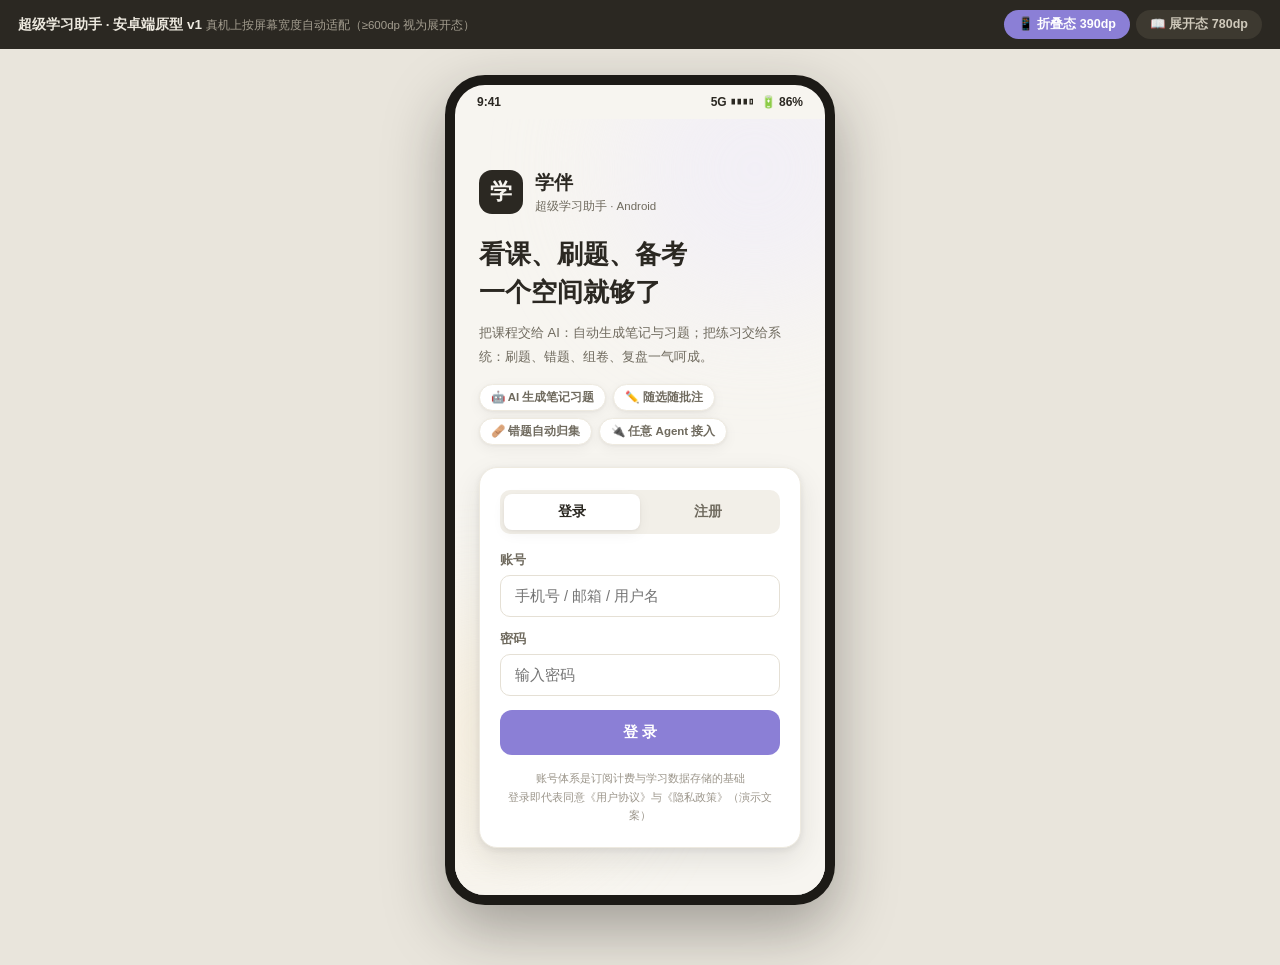
<file: docs/ui-mockup/android-prototype-v1.html>
<!DOCTYPE html>
<html lang="zh-CN">
<head>
<meta charset="UTF-8">
<meta name="viewport" content="width=device-width, initial-scale=1.0">
<title>超级学习助手 · 安卓端原型 v1（含折叠屏适配）</title>
<style>
:root {
  --bg: #F7F5F0; --surface: #FFFFFF; --surface-2: #F2EFE8;
  --ink: #2B2822; --muted: #6F6A5E; --muted-light: #9B958A;
  --accent: #8B7FD6; --accent-deep: #6B5FC0; --accent-light: #EFECFA;
  --gold: #B98A2F; --gold-light: #F7EDD8;
  --green: #3E9B6E; --green-light: #E4F3EB;
  --red: #D6646A; --red-light: #FBE9EA;
  --border: #E5E0D5; --border-light: #EEEAE0;
  --radius: 14px; --radius-sm: 10px;
  --shadow: 0 1px 3px rgba(43,40,34,.06), 0 4px 14px rgba(43,40,34,.05);
  --shadow-md: 0 2px 6px rgba(43,40,34,.08), 0 12px 30px rgba(43,40,34,.10);
  --sans: -apple-system, "PingFang SC", "HarmonyOS Sans SC", "Noto Sans SC", "Microsoft YaHei", sans-serif;
  --serif: "Noto Serif SC", "Songti SC", serif;
}
* { margin: 0; padding: 0; box-sizing: border-box; -webkit-tap-highlight-color: transparent; }
body { font-family: var(--sans); background: #E9E5DC; color: var(--ink); min-height: 100vh; }
button { font-family: var(--sans); cursor: pointer; border: none; }
input, select, textarea { font-family: var(--sans); }

/* ========== Demo bar（仅演示用） ========== */
.demo-bar {
  position: sticky; top: 0; z-index: 200;
  display: flex; align-items: center; justify-content: space-between; gap: 12px;
  padding: 10px 18px; background: #2B2822; color: #EDE9DF; font-size: 13px;
}
.demo-bar b { font-size: 13.5px; }
.demo-bar .hint { color: #A39D8F; font-size: 11.5px; }
.demo-toggle { display: flex; gap: 6px; }
.demo-toggle button {
  padding: 6px 14px; border-radius: 999px; font-size: 12.5px; font-weight: 600;
  background: #3D3930; color: #CFC9BB; transition: all .15s;
}
.demo-toggle button.active { background: var(--accent); color: #fff; }

/* ========== Device frame ========== */
.stage { display: flex; justify-content: center; padding: 26px 16px 60px; }
.device {
  width: 390px; height: 830px;
  background: var(--bg);
  border-radius: 40px; border: 10px solid #1C1A16;
  box-shadow: 0 24px 60px rgba(28,26,22,.35);
  position: relative; overflow: hidden;
  transition: width .35s ease;
}
.device.fold-open { width: 780px; border-radius: 26px; }
.device.fold-open::before {
  content: ''; position: absolute; top: 0; bottom: 0; left: 50%; width: 14px;
  transform: translateX(-50%);
  background: linear-gradient(90deg, transparent, rgba(28,26,22,.045), transparent);
  pointer-events: none; z-index: 5;
}
.statusbar {
  height: 34px; display: flex; align-items: center; justify-content: space-between;
  padding: 0 22px; font-size: 12px; font-weight: 600; color: var(--ink);
  position: relative; z-index: 6;
}
.screen { position: absolute; top: 34px; left: 0; right: 0; bottom: 0; }

/* ========== Views ========== */
.view { position: absolute; inset: 0; display: none; flex-direction: column; overflow: hidden; }
.view.active { display: flex; }
.scroll { flex: 1; overflow-y: auto; padding: 0 16px 96px; }
.scroll::-webkit-scrollbar { width: 0; }

.appbar {
  display: flex; align-items: center; gap: 10px;
  padding: 10px 16px 12px;
}
.appbar-title { font-size: 17px; font-weight: 700; flex: 1; }
.appbar-sub { font-size: 11.5px; color: var(--muted-light); font-weight: 400; display: block; margin-top: 1px; }
.cd-chip {
  font-size: 11.5px; font-weight: 700; color: var(--accent-deep);
  background: var(--accent-light); padding: 5px 11px; border-radius: 999px;
  white-space: nowrap;
}
.avatar {
  width: 32px; height: 32px; border-radius: 50%;
  background: var(--accent-light); color: var(--accent-deep);
  display: flex; align-items: center; justify-content: center;
  font-size: 13px; font-weight: 700; flex-shrink: 0;
}

/* ========== Cards & bits ========== */
.card { background: var(--surface); border: 1px solid var(--border-light); border-radius: var(--radius); box-shadow: var(--shadow); }
.src-hint {
  display: flex; gap: 6px; align-items: flex-start;
  font-size: 11.5px; color: var(--muted); line-height: 1.6;
  background: var(--surface-2); border: 1px dashed var(--border);
  padding: 8px 12px; border-radius: 10px; margin: 0 0 12px;
}
.badge { font-size: 10.5px; font-weight: 600; padding: 2px 8px; border-radius: 999px; white-space: nowrap; }
.badge-ai { background: var(--gold-light); color: var(--gold); }
.badge-ai2 { background: var(--accent-light); color: var(--accent-deep); }
.badge-green { background: var(--green-light); color: var(--green); }
.badge-red { background: var(--red-light); color: var(--red); }

.btn { display: inline-flex; align-items: center; justify-content: center; gap: 6px; border-radius: var(--radius-sm); font-weight: 600; transition: all .15s; }
.btn:active { transform: scale(.97); }
.btn-primary { background: var(--accent); color: #fff; }
.btn-primary:active { background: var(--accent-deep); }
.btn-ghost { background: var(--surface-2); color: var(--ink); }
.btn-block { width: 100%; padding: 13px 0; font-size: 14.5px; border-radius: 12px; }
.btn-sm { padding: 8px 14px; font-size: 12.5px; }

.form-label { display: block; font-size: 12.5px; color: var(--muted); font-weight: 600; margin-bottom: 6px; }
.form-input {
  width: 100%; padding: 12px 14px;
  border: 1px solid var(--border); border-radius: var(--radius-sm);
  font-size: 14.5px; background: var(--surface); color: var(--ink); outline: none;
}
.form-input:focus { border-color: var(--accent); }
.form-row { margin-bottom: 14px; }

/* ========== Bottom nav ========== */
.bottomnav {
  position: absolute; left: 0; right: 0; bottom: 0; z-index: 40;
  display: flex; background: rgba(255,255,255,.94); backdrop-filter: blur(12px);
  border-top: 1px solid var(--border-light);
  padding: 6px 4px 14px;
}
.nav-item {
  flex: 1; display: flex; flex-direction: column; align-items: center; gap: 2px;
  padding: 5px 0; font-size: 10.5px; color: var(--muted-light); font-weight: 600;
  background: none; transition: color .15s;
}
.nav-item .ni-icon { font-size: 20px; line-height: 1.2; filter: grayscale(.7); opacity: .75; transition: all .15s; }
.nav-item.active { color: var(--accent-deep); }
.nav-item.active .ni-icon { filter: none; opacity: 1; transform: translateY(-1px); }

/* ========== Login page ========== */
.page-login {
  position: absolute; inset: 0; z-index: 90;
  background: var(--bg);
  display: flex; flex-direction: column;
  overflow-y: auto;
}
.login-deco { position: absolute; border-radius: 50%; filter: blur(60px); opacity: .6; pointer-events: none; }
.ld-1 { width: 280px; height: 280px; background: var(--accent-light); top: -90px; right: -70px; }
.ld-2 { width: 240px; height: 240px; background: var(--gold-light); bottom: 40px; left: -90px; }
.login-inner { position: relative; padding: 34px 24px 30px; margin: auto 0; width: 100%; }
.login-brand { display: flex; align-items: center; gap: 12px; margin-bottom: 22px; }
.logo-icon {
  width: 44px; height: 44px; border-radius: 13px;
  background: var(--ink); color: #F7F5F0;
  display: flex; align-items: center; justify-content: center;
  font-family: var(--serif); font-size: 22px; font-weight: 700;
}
.login-brand b { font-size: 19px; display: block; }
.login-brand span { font-size: 11.5px; color: var(--muted); }
.login-headline { font-family: var(--serif); font-size: 26px; font-weight: 700; line-height: 1.45; margin-bottom: 10px; }
.login-sub { font-size: 13px; color: var(--muted); line-height: 1.8; margin-bottom: 16px; }
.login-chips { display: flex; flex-wrap: wrap; gap: 7px; margin-bottom: 22px; }
.login-chip {
  font-size: 11.5px; font-weight: 600; color: var(--muted);
  background: var(--surface); border: 1px solid var(--border-light);
  padding: 5px 11px; border-radius: 999px; box-shadow: var(--shadow);
}
.login-card { background: var(--surface); border: 1px solid var(--border-light); border-radius: 18px; box-shadow: var(--shadow-md); padding: 22px 20px; }
.auth-tabs { display: flex; background: var(--surface-2); border-radius: 10px; padding: 4px; margin-bottom: 18px; }
.auth-tab { flex: 1; text-align: center; padding: 9px 0; border-radius: 8px; font-size: 14px; font-weight: 600; color: var(--muted); background: none; transition: all .15s; }
.auth-tab.active { background: var(--surface); color: var(--ink); box-shadow: var(--shadow); }
.auth-agree { margin-top: 14px; font-size: 11px; color: var(--muted-light); text-align: center; line-height: 1.7; }
.auth-steps { display: flex; align-items: center; gap: 7px; font-size: 11.5px; margin-bottom: 16px; }
.a-step { padding: 3px 10px; border-radius: 999px; font-weight: 600; }
.a-step.done { background: var(--green-light); color: var(--green); }
.a-step.cur { background: var(--accent-light); color: var(--accent-deep); }
.a-line { width: 14px; height: 1.5px; background: var(--border); }
.auth-link { color: var(--accent-deep); font-weight: 600; }

/* ========== Notes view ========== */
.countdown-card {
  display: flex; align-items: center; gap: 14px;
  background: linear-gradient(135deg, #FFFFFF, #F6F3FB);
  border: 1px solid var(--border-light); border-radius: var(--radius);
  box-shadow: var(--shadow); padding: 15px 17px; margin-bottom: 14px;
}
.cd-big { font-family: var(--serif); font-size: 34px; font-weight: 700; color: var(--accent-deep); line-height: 1; }
.cd-big small { font-size: 13px; font-weight: 600; margin-left: 2px; }
.cd-info { flex: 1; min-width: 0; }
.cd-label { font-size: 11.5px; color: var(--muted-light); margin-bottom: 3px; }
.cd-goal { font-size: 13.5px; font-weight: 700; white-space: nowrap; overflow: hidden; text-overflow: ellipsis; }
.cd-date { font-size: 11.5px; color: var(--muted); margin-top: 2px; }

.notes-layout { flex: 1; display: flex; min-height: 0; }
.dir-pane { flex: 1; display: flex; flex-direction: column; min-width: 0; }
.dir-scroll { flex: 1; overflow-y: auto; padding: 0 16px 96px; }
.note-pane { flex: 1.35; display: none; flex-direction: column; min-width: 0; border-left: 1px solid var(--border-light); background: var(--surface); position: relative; }
#view-notes.note-open .dir-pane { display: none; }
#view-notes.note-open .note-pane { display: flex; }
.device.fold-open #view-notes .dir-pane { display: flex; flex: 0 0 316px; }
.device.fold-open #view-notes.note-open .dir-pane { display: flex; }
.device.fold-open .note-head-bar .note-back { display: none !important; }

.section-title { font-size: 12px; font-weight: 700; color: var(--muted-light); letter-spacing: .4px; margin: 16px 2px 9px; }
.course { background: var(--surface); border: 1px solid var(--border-light); border-radius: var(--radius); box-shadow: var(--shadow); margin-bottom: 11px; overflow: hidden; }
.course-head { display: flex; align-items: center; gap: 10px; padding: 13px 14px; }
.course-icon { width: 34px; height: 34px; border-radius: 10px; background: var(--accent-light); display: flex; align-items: center; justify-content: center; font-size: 16px; flex-shrink: 0; }
.course-name { flex: 1; font-size: 13.5px; font-weight: 700; min-width: 0; }
.course-meta { font-size: 11px; color: var(--muted-light); font-weight: 400; margin-top: 1px; }
.course-arrow { color: var(--muted-light); font-size: 12px; transition: transform .2s; }
.course.open .course-arrow { transform: rotate(90deg); }
.ep-list { display: none; border-top: 1px solid var(--border-light); }
.course.open .ep-list { display: block; }
.ep-row { display: flex; align-items: center; gap: 9px; padding: 11px 14px; border-top: 1px solid var(--border-light); transition: background .12s; }
.ep-row:first-child { border-top: none; }
.ep-row:active { background: var(--surface-2); }
.ep-row.sel { background: var(--accent-light); }
.ep-no { font-size: 11px; font-weight: 700; color: var(--muted-light); width: 30px; flex-shrink: 0; }
.ep-title { flex: 1; font-size: 13px; font-weight: 500; min-width: 0; white-space: nowrap; overflow: hidden; text-overflow: ellipsis; }

.note-head-bar { display: flex; align-items: center; gap: 8px; padding: 10px 14px 12px; border-bottom: 1px solid var(--border-light); }
.note-back { background: var(--surface-2); border-radius: 999px; padding: 7px 13px; font-size: 12.5px; font-weight: 600; color: var(--ink); }
.note-head-title { flex: 1; font-size: 14.5px; font-weight: 700; min-width: 0; white-space: nowrap; overflow: hidden; text-overflow: ellipsis; }
.note-anno-btn {
  background: var(--accent-light); color: var(--accent-deep);
  border-radius: 999px; padding: 7px 13px;
  font-size: 12.5px; font-weight: 700; white-space: nowrap;
  transition: all .15s; flex-shrink: 0;
}
.note-anno-btn:active { transform: scale(.96); }
.note-anno-btn.on { background: var(--accent); color: #fff; }
.note-scroll { flex: 1; overflow-y: auto; padding: 16px 18px 110px; }
.note-empty { height: 100%; display: flex; flex-direction: column; align-items: center; justify-content: center; color: var(--muted-light); font-size: 13px; gap: 10px; }
.note-empty .big { font-size: 40px; opacity: .5; }
.note-ep-title { font-family: var(--serif); font-size: 20px; font-weight: 700; margin-bottom: 8px; }
.note-meta { display: flex; gap: 7px; align-items: center; margin-bottom: 16px; flex-wrap: wrap; }
.note-sec-title { font-size: 13.5px; font-weight: 700; margin: 18px 0 9px; display: flex; align-items: center; gap: 6px; }
.note-sec-title::before { content: ''; width: 4px; height: 14px; border-radius: 2px; background: var(--accent); }
.note-p { font-size: 13.5px; line-height: 1.95; color: var(--ink); margin-bottom: 10px; }
.kcard { background: var(--surface-2); border: 1px solid var(--border-light); border-radius: 12px; padding: 12px 14px; margin-bottom: 9px; }
.kcard b { font-size: 13px; display: block; margin-bottom: 4px; }
.kcard p { font-size: 12.5px; color: var(--muted); line-height: 1.75; }
.quick-table { width: 100%; border-collapse: collapse; font-size: 12px; background: var(--surface); border-radius: 10px; overflow: hidden; border: 1px solid var(--border-light); }
.quick-table th { background: var(--surface-2); padding: 8px 10px; text-align: left; font-size: 11.5px; color: var(--muted); }
.quick-table td { padding: 8px 10px; border-top: 1px solid var(--border-light); line-height: 1.6; }
.exam-tip { background: var(--gold-light); border: 1px solid #EBD9AE; border-radius: 12px; padding: 12px 14px; font-size: 12.5px; line-height: 1.8; color: #7A5B1E; }
.ai-anno { background: linear-gradient(transparent 58%, var(--gold-light) 58%); font-weight: 600; cursor: pointer; }
.my-anno { background: linear-gradient(transparent 58%, var(--accent-light) 58%); font-weight: 600; cursor: pointer; }
.my-anno-chip {
  display: inline-flex; align-items: center; gap: 4px;
  background: var(--accent-light); color: var(--accent-deep);
  font-size: 11.5px; font-weight: 600; padding: 4px 10px; border-radius: 999px; margin: 4px 6px 4px 0;
}
.anno-mode-banner {
  display: none; margin: 0 0 12px; padding: 9px 13px;
  background: var(--accent-light); color: var(--accent-deep);
  border-radius: 10px; font-size: 12px; font-weight: 600; line-height: 1.6;
}
.note-pane.anno-on .anno-mode-banner { display: block; }
.note-pane.anno-on .anno-target { outline: 1.5px dashed var(--accent); outline-offset: 3px; border-radius: 6px; cursor: pointer; }

/* ========== Quiz ========== */
.scope-bar {
  display: flex; align-items: center; gap: 9px;
  background: var(--surface); border: 1px solid var(--border-light);
  border-radius: var(--radius); box-shadow: var(--shadow);
  padding: 12px 14px; margin-bottom: 12px;
}
.scope-bar .sc-label { font-size: 11px; color: var(--muted-light); }
.scope-bar .sc-name { flex: 1; font-size: 13.5px; font-weight: 700; min-width: 0; white-space: nowrap; overflow: hidden; text-overflow: ellipsis; }
.scope-bar .sc-count { font-size: 11.5px; color: var(--accent-deep); font-weight: 700; background: var(--accent-light); padding: 3px 9px; border-radius: 999px; white-space: nowrap; }
.q-progress { display: flex; align-items: center; justify-content: space-between; font-size: 12px; color: var(--muted); margin: 2px 2px 10px; }
.q-stats { display: flex; gap: 8px; }
.q-stat { font-weight: 700; padding: 2px 9px; border-radius: 999px; font-size: 11.5px; }
.q-card { background: var(--surface); border: 1px solid var(--border-light); border-radius: var(--radius); box-shadow: var(--shadow); padding: 17px 16px; }
.q-tag { display: flex; gap: 6px; margin-bottom: 10px; flex-wrap: wrap; }
.q-stem { font-size: 14.5px; font-weight: 600; line-height: 1.8; margin-bottom: 15px; }
.q-opt {
  display: flex; gap: 10px; align-items: flex-start;
  border: 1.5px solid var(--border); border-radius: 12px;
  padding: 12px 13px; margin-bottom: 9px; font-size: 13.5px; line-height: 1.6;
  background: var(--surface); transition: all .15s;
}
.q-opt .opt-key {
  width: 22px; height: 22px; border-radius: 50%; flex-shrink: 0;
  background: var(--surface-2); color: var(--muted);
  display: flex; align-items: center; justify-content: center;
  font-size: 11.5px; font-weight: 700; margin-top: 1px;
}
.q-opt:active { border-color: var(--accent); }
.q-opt.correct { border-color: var(--green); background: var(--green-light); }
.q-opt.correct .opt-key { background: var(--green); color: #fff; }
.q-opt.wrong { border-color: var(--red); background: var(--red-light); }
.q-opt.wrong .opt-key { background: var(--red); color: #fff; }
.q-opt.disabled { pointer-events: none; opacity: .82; }
.q-opt.disabled.correct { opacity: 1; }
.q-explain { display: none; margin-top: 13px; background: var(--surface-2); border-radius: 12px; padding: 12px 14px; font-size: 12.5px; line-height: 1.8; color: var(--muted); }
.q-explain b { color: var(--ink); }
.q-explain.show { display: block; }
.q-next { margin-top: 13px; display: none; }
.q-next.show { display: block; }
.device.fold-open .q-wrap { max-width: 620px; margin: 0 auto; }

/* ========== Wrong ========== */
.wrong-item {
  display: flex; gap: 11px; align-items: flex-start;
  background: var(--surface); border: 1px solid var(--border-light);
  border-radius: var(--radius); box-shadow: var(--shadow);
  padding: 13px 14px; margin-bottom: 10px;
}
.wrong-item.mastered { border-color: #BFE0CE; background: var(--green-light); }
.wrong-icon { width: 30px; height: 30px; border-radius: 9px; background: var(--red-light); color: var(--red); display: flex; align-items: center; justify-content: center; font-size: 14px; flex-shrink: 0; font-weight: 700; }
.wrong-item.mastered .wrong-icon { background: var(--green); color: #fff; }
.wrong-main { flex: 1; min-width: 0; }
.wrong-stem { font-size: 13px; font-weight: 600; line-height: 1.6; display: -webkit-box; -webkit-line-clamp: 2; -webkit-box-orient: vertical; overflow: hidden; }
.wrong-meta { font-size: 11px; color: var(--muted-light); margin-top: 5px; display: flex; gap: 8px; flex-wrap: wrap; }
.wrong-actions { display: flex; flex-direction: column; gap: 6px; }
.wrong-actions .btn { padding: 6px 12px; font-size: 11.5px; border-radius: 8px; }
.device.fold-open .wrong-grid { display: grid; grid-template-columns: 1fr 1fr; gap: 10px; align-items: start; }
.device.fold-open .wrong-grid .wrong-item { margin-bottom: 0; }

/* ========== Assembly ========== */
.asm-card { background: var(--surface); border: 1px solid var(--border-light); border-radius: var(--radius); box-shadow: var(--shadow); padding: 15px 15px 17px; margin-bottom: 12px; }
.asm-title { font-size: 13px; font-weight: 700; margin-bottom: 10px; }
.chips { display: flex; flex-wrap: wrap; gap: 8px; }
.chip {
  padding: 7px 14px; border-radius: 999px; font-size: 12.5px; font-weight: 600;
  background: var(--surface-2); color: var(--muted); border: 1.5px solid transparent;
  transition: all .15s;
}
.chip.on { background: var(--accent-light); color: var(--accent-deep); border-color: var(--accent); }
.stepper { display: flex; align-items: center; gap: 14px; }
.stepper button { width: 38px; height: 38px; border-radius: 11px; background: var(--surface-2); font-size: 17px; font-weight: 700; color: var(--ink); }
.stepper button:active { background: var(--accent-light); }
.stepper .sv { font-size: 20px; font-weight: 700; min-width: 74px; text-align: center; }
.stepper .sv small { font-size: 11.5px; color: var(--muted-light); font-weight: 600; }
.asm-btns { display: flex; flex-direction: column; gap: 9px; }
.device.fold-open .asm-layout { display: grid; grid-template-columns: 1fr 1fr; gap: 12px; align-items: start; }
.device.fold-open .asm-layout .asm-card { margin-bottom: 14px; }
.device.fold-open .asm-layout .asm-card:last-child { margin-bottom: 0; }

/* ========== Me ========== */
.me-card { display: flex; align-items: center; gap: 13px; background: var(--surface); border: 1px solid var(--border-light); border-radius: var(--radius); box-shadow: var(--shadow); padding: 16px; margin-bottom: 12px; }
.me-card .avatar { width: 48px; height: 48px; font-size: 19px; }
.me-name { font-size: 16px; font-weight: 700; }
.me-goal { font-size: 12px; color: var(--muted); margin-top: 3px; }
.me-menu { background: var(--surface); border: 1px solid var(--border-light); border-radius: var(--radius); box-shadow: var(--shadow); overflow: hidden; margin-bottom: 12px; }
.me-item { display: flex; align-items: center; gap: 12px; padding: 14px 16px; border-top: 1px solid var(--border-light); font-size: 13.5px; font-weight: 500; transition: background .12s; }
.me-item:first-child { border-top: none; }
.me-item:active { background: var(--surface-2); }
.me-item .mi-icon { font-size: 17px; }
.me-item .mi-arrow { margin-left: auto; color: var(--muted-light); font-size: 12px; }
.me-item.danger { color: var(--red); }
.me-foot { text-align: center; font-size: 11px; color: var(--muted-light); margin-top: 20px; line-height: 1.8; }

/* ========== Sheets ========== */
.sheet-backdrop {
  position: absolute; inset: 0; z-index: 60;
  background: rgba(28,26,22,.42);
  opacity: 0; pointer-events: none; transition: opacity .22s;
}
.sheet-backdrop.show { opacity: 1; pointer-events: auto; }
.sheet {
  position: absolute; left: 0; right: 0; bottom: 0; z-index: 70;
  background: var(--surface);
  border-radius: 20px 20px 0 0;
  box-shadow: 0 -8px 30px rgba(28,26,22,.18);
  transform: translateY(105%); transition: transform .26s ease;
  max-height: 82%; display: flex; flex-direction: column;
}
.sheet.show { transform: translateY(0); }
.device.fold-open .sheet { left: 50%; right: auto; width: 560px; transform: translate(-50%, 105%); border-radius: 20px; bottom: 12px; }
.device.fold-open .sheet.show { transform: translate(-50%, 0); }
.sheet-handle { width: 38px; height: 4px; border-radius: 2px; background: var(--border); margin: 9px auto 0; flex-shrink: 0; }
.sheet-head { display: flex; align-items: center; gap: 10px; padding: 12px 18px 10px; flex-shrink: 0; }
.sheet-title { flex: 1; font-size: 15.5px; font-weight: 700; }
.sheet-sub { font-size: 11.5px; color: var(--muted-light); font-weight: 400; display: block; margin-top: 1px; }
.sheet-close { width: 30px; height: 30px; border-radius: 50%; background: var(--surface-2); color: var(--muted); font-size: 13px; }
.sheet-body { padding: 4px 18px 26px; overflow-y: auto; }
.search-input {
  width: 100%; padding: 11px 14px; margin-bottom: 12px;
  border: 1px solid var(--border); border-radius: 999px;
  font-size: 13.5px; background: var(--surface-2); outline: none;
}
.pick-group { font-size: 11.5px; font-weight: 700; color: var(--muted-light); margin: 12px 2px 7px; }
.pick-item { display: flex; align-items: center; gap: 9px; padding: 12px 12px; border-radius: 11px; font-size: 13.5px; font-weight: 500; transition: background .12s; }
.pick-item:active { background: var(--surface-2); }
.pick-item.sel { background: var(--accent-light); color: var(--accent-deep); font-weight: 700; }
.pick-item .pk-count { margin-left: auto; font-size: 11.5px; color: var(--muted-light); font-weight: 600; }

.agent-config {
  background: #2F2C26; color: #EDE9DF;
  border-radius: 12px; padding: 13px 15px;
  font-family: ui-monospace, Menlo, Consolas, monospace;
  font-size: 11.5px; line-height: 1.75;
  white-space: pre-wrap; word-break: break-all;
  user-select: all;
}
.agent-step { display: flex; gap: 10px; font-size: 12.5px; color: var(--muted); align-items: flex-start; line-height: 1.65; margin-bottom: 9px; }
.agent-step b { color: var(--ink); }
.step-no { width: 19px; height: 19px; border-radius: 50%; background: var(--accent-light); color: var(--accent-deep); font-size: 11px; font-weight: 700; display: flex; align-items: center; justify-content: center; flex-shrink: 0; margin-top: 2px; }
.agent-note { margin-top: 12px; font-size: 11.5px; line-height: 1.7; color: var(--gold); background: var(--gold-light); padding: 9px 12px; border-radius: 9px; }

/* ========== Fullpage overlays（模考 / 错题重做） ========== */
.fullpage { position: absolute; inset: 0; z-index: 80; background: var(--bg); display: none; flex-direction: column; }
.fullpage.show { display: flex; }
.mock-top { display: flex; align-items: center; gap: 10px; padding: 12px 16px; }
.mock-timer { margin-left: auto; font-size: 13px; font-weight: 700; color: var(--red); background: var(--red-light); padding: 5px 12px; border-radius: 999px; }
.mock-body { flex: 1; overflow-y: auto; padding: 4px 16px 20px; }
.mock-nav { display: flex; gap: 10px; padding: 12px 16px 22px; }
.mock-nav .btn { flex: 1; padding: 12px 0; font-size: 14px; border-radius: 12px; }
.mock-dots { display: flex; flex-wrap: wrap; gap: 7px; padding: 0 16px 12px; }
.mdot { width: 30px; height: 30px; border-radius: 9px; background: var(--surface); border: 1px solid var(--border); font-size: 12px; font-weight: 700; color: var(--muted); }
.mdot.answered { background: var(--accent-light); border-color: var(--accent); color: var(--accent-deep); }
.mdot.cur { background: var(--accent); border-color: var(--accent); color: #fff; }
.result-num { font-family: var(--serif); font-size: 46px; font-weight: 700; color: var(--accent-deep); text-align: center; line-height: 1.1; }
.result-row { display: flex; justify-content: space-between; font-size: 13px; padding: 10px 2px; border-top: 1px solid var(--border-light); }

/* ========== Toast ========== */
.toast {
  position: absolute; left: 50%; bottom: 92px; z-index: 120;
  transform: translateX(-50%) translateY(16px);
  background: var(--ink); color: #F7F5F0;
  font-size: 12.5px; font-weight: 500;
  padding: 10px 18px; border-radius: 999px;
  opacity: 0; pointer-events: none; transition: all .25s;
  max-width: 82%; text-align: center;
}
.toast.show { opacity: 1; transform: translateX(-50%) translateY(0); }
</style>
</head>
<body>

<div class="demo-bar">
  <div><b>超级学习助手 · 安卓端原型 v1</b> <span class="hint">真机上按屏幕宽度自动适配（≥600dp 视为展开态）</span></div>
  <div class="demo-toggle">
    <button id="btnPhone" class="active" onclick="setDevice('phone')">📱 折叠态 390dp</button>
    <button id="btnFold" onclick="setDevice('fold')">📖 展开态 780dp</button>
  </div>
</div>

<div class="stage">
<div class="device" id="device">
  <div class="statusbar"><span>9:41</span><span>5G ▮▮▮▯ &nbsp;🔋 86%</span></div>
  <div class="screen">

    <!-- ========== 笔记 ========== -->
    <div class="view active" id="view-notes">
      <div class="notes-layout">
        <div class="dir-pane">
          <div class="appbar">
            <div class="appbar-title" id="wsName">软考 · 系统架构设计师<span class="appbar-sub" id="wsSub">备考空间 · AI 生成内容</span></div>
            <span class="cd-chip" id="cdChip">⏳ -- 天</span>
            <div class="avatar" id="avatarTop" onclick="switchTab('me')">刘</div>
          </div>
          <div class="dir-scroll">
            <div class="countdown-card" onclick="openSheet('sheetGoal')">
              <div class="cd-big"><span id="cdDays">--</span><small>天</small></div>
              <div class="cd-info">
                <div class="cd-label">距离考试 · 点击修改目标/日期</div>
                <div class="cd-goal" id="cdGoal">软考 · 系统架构设计师</div>
                <div class="cd-date" id="cdDate">2026-11-07</div>
              </div>
            </div>
            <div class="section-title">内容 · AI 生成（点目录展开）</div>
            <div id="courseList"></div>
          </div>
        </div>
        <div class="note-pane" id="notePane">
          <div class="note-head-bar">
            <button class="note-back" onclick="closeNote()">← 目录</button>
            <div class="note-head-title" id="noteHeadTitle">选择一集查看笔记</div>
            <span class="badge badge-ai">AI 生成</span>
            <button class="note-anno-btn" id="annoBtn" style="display:none;" onclick="toggleAnnoMode()">✏️ 批注</button>
          </div>
          <div class="note-scroll" id="noteScroll">
            <div class="note-empty" id="noteEmpty"><span class="big">📖</span>从左侧目录选择一集<br>查看 AI 生成的笔记</div>
            <div id="noteContent" style="display:none;"></div>
          </div>
        </div>
      </div>
    </div>

    <!-- ========== 刷题 ========== -->
    <div class="view" id="view-quiz">
      <div class="appbar">
        <div class="appbar-title">刷题<span class="appbar-sub">题库来自 AI 为每集笔记生成的习题</span></div>
        <span class="cd-chip" id="cdChip2">⏳ -- 天</span>
      </div>
      <div class="scroll q-wrap">
        <div class="scope-bar" onclick="openEpPicker()">
          <div style="flex:1;min-width:0;">
            <div class="sc-label">刷题范围 · 点击切换</div>
            <div class="sc-name" id="quizScopeName">第1集 软件架构概念</div>
          </div>
          <span class="sc-count" id="quizScopeCount">32 题</span>
        </div>
        <div class="src-hint">💡 题库 = AI 为每集笔记生成的习题。例如「第1集 软件架构概念」生成的习题，就是该集范围内的题目</div>
        <div class="q-progress">
          <span id="qNo">第 1 题</span>
          <div class="q-stats">
            <span class="q-stat badge-green" id="qRight">对 0</span>
            <span class="q-stat badge-red" id="qWrongStat">错 0</span>
          </div>
        </div>
        <div class="q-card" id="qCard"></div>
      </div>
    </div>

    <!-- ========== 错题本 ========== -->
    <div class="view" id="view-wrong">
      <div class="appbar">
        <div class="appbar-title">错题本<span class="appbar-sub">刷题 / 模考答错自动归集</span></div>
        <span class="cd-chip" id="cdChip3">⏳ -- 天</span>
      </div>
      <div class="scroll">
        <div class="src-hint">💡 错题本数据来自使用过程：刷题 / 模考中的答错记录自动归集于此</div>
        <div class="wrong-grid" id="wrongList"></div>
      </div>
    </div>

    <!-- ========== 组卷 ========== -->
    <div class="view" id="view-assembly">
      <div class="appbar">
        <div class="appbar-title">组卷<span class="appbar-sub">从题库筛选题目 · 组装模拟试卷</span></div>
        <span class="cd-chip" id="cdChip4">⏳ -- 天</span>
      </div>
      <div class="scroll">
        <div class="src-hint">💡 组卷数据来自题库：AI 生成的习题 + 你的错题，按条件筛选组合成模拟试卷</div>
        <div class="asm-layout">
          <div>
            <div class="asm-card">
              <div class="asm-title">题目来源</div>
              <div class="chips" id="asmSrc">
                <button class="chip on" onclick="chipSel(this)">全部</button>
                <button class="chip" onclick="chipSel(this)">AI 生成题</button>
                <button class="chip" onclick="chipSel(this)">错题</button>
              </div>
            </div>
            <div class="asm-card">
              <div class="asm-title">题型</div>
              <div class="chips" id="asmType">
                <button class="chip on" onclick="chipSel(this)">单选题</button>
                <button class="chip" onclick="chipSel(this)">多选题</button>
                <button class="chip" onclick="chipSel(this)">判断题</button>
              </div>
            </div>
            <div class="asm-card">
              <div class="asm-title">范围</div>
              <div class="chips" id="asmScope">
                <button class="chip on" onclick="chipSel(this)">全部集数</button>
                <button class="chip" onclick="chipSel(this)">第1集</button>
                <button class="chip" onclick="chipSel(this)">第2集</button>
                <button class="chip" onclick="chipSel(this)">第3集</button>
              </div>
            </div>
          </div>
          <div>
            <div class="asm-card">
              <div class="asm-title">题目数量（综合知识真题为 75 题）</div>
              <div class="stepper">
                <button onclick="stepCount(-5)">−</button>
                <div class="sv"><span id="asmCount">75</span><small> 题</small></div>
                <button onclick="stepCount(5)">＋</button>
              </div>
            </div>
            <div class="asm-btns">
              <button class="btn btn-ghost btn-block" onclick="autoFill()">⚡ 自动补齐到 75 题</button>
              <button class="btn btn-ghost btn-block" onclick="previewPaper()">👁 预览试卷</button>
              <button class="btn btn-primary btn-block" onclick="startMock()">🚀 开始模考</button>
            </div>
          </div>
        </div>
      </div>
    </div>

    <!-- ========== 我的 ========== -->
    <div class="view" id="view-me">
      <div class="appbar"><div class="appbar-title">我的</div></div>
      <div class="scroll">
        <div class="me-card">
          <div class="avatar" id="avatarMe">刘</div>
          <div style="flex:1;min-width:0;">
            <div class="me-name" id="meName">刘同学</div>
            <div class="me-goal" id="meGoal">软考 · 系统架构设计师</div>
          </div>
          <span class="badge badge-ai2">备考中</span>
        </div>
        <div class="countdown-card" onclick="openSheet('sheetGoal')">
          <div class="cd-big"><span id="cdDaysMe">--</span><small>天</small></div>
          <div class="cd-info">
            <div class="cd-label">距离考试</div>
            <div class="cd-goal" id="cdGoalMe">软考 · 系统架构设计师</div>
            <div class="cd-date" id="cdDateMe">2026-11-07</div>
          </div>
        </div>
        <div class="me-menu">
          <div class="me-item" onclick="openAgentSheet()"><span class="mi-icon">🔌</span>Agent 接入凭证<span class="mi-arrow">›</span></div>
          <div class="me-item" onclick="openGoalSheet()"><span class="mi-icon">🎯</span>考试目标设置<span class="mi-arrow">›</span></div>
          <div class="me-item" onclick="toast('学习统计：已学 1,240 分钟 · 刷题 328 题（演示）')"><span class="mi-icon">📊</span>学习统计<span class="mi-arrow">›</span></div>
          <div class="me-item" onclick="toast('订阅计费将在正式版上线（演示）')"><span class="mi-icon">💳</span>订阅与计费<span class="mi-arrow">›</span></div>
        </div>
        <div class="me-menu">
          <div class="me-item danger" onclick="doLogout()"><span class="mi-icon">👋</span>退出登录<span class="mi-arrow">›</span></div>
        </div>
        <div class="me-foot">学伴 · 超级学习助手 v0.1（安卓端原型）<br>数据按用户隔离 · Agent 仅读写你本人的数据</div>
      </div>
    </div>

    <!-- ========== Bottom nav ========== -->
    <nav class="bottomnav" id="bottomnav">
      <button class="nav-item active" data-tab="notes" onclick="switchTab('notes')"><span class="ni-icon">📖</span>笔记</button>
      <button class="nav-item" data-tab="quiz" onclick="switchTab('quiz')"><span class="ni-icon">✍️</span>刷题</button>
      <button class="nav-item" data-tab="wrong" onclick="switchTab('wrong')"><span class="ni-icon">🩹</span>错题本</button>
      <button class="nav-item" data-tab="assembly" onclick="switchTab('assembly')"><span class="ni-icon">📜</span>组卷</button>
      <button class="nav-item" data-tab="me" onclick="switchTab('me')"><span class="ni-icon">👤</span>我的</button>
    </nav>

    <!-- ========== Sheets ========== -->
    <div class="sheet-backdrop" id="sheetBd" onclick="hideSheet()"></div>

    <!-- 集数选择 -->
    <div class="sheet" id="sheetEp">
      <div class="sheet-handle"></div>
      <div class="sheet-head">
        <div class="sheet-title">选择刷题范围<span class="sheet-sub">题库按集归属 · 来自 AI 生成的习题</span></div>
        <button class="sheet-close" onclick="hideSheet()">✕</button>
      </div>
      <div class="sheet-body">
        <input class="search-input" id="epSearch" placeholder="🔍 搜索集数，如：架构风格" oninput="renderEpPicker()">
        <div id="epPickList"></div>
      </div>
    </div>

    <!-- Agent 接入 -->
    <div class="sheet" id="sheetAgent">
      <div class="sheet-handle"></div>
      <div class="sheet-head">
        <div class="sheet-title">🔌 接入 AI Agent<span class="sheet-sub">复制凭证发给任意 Agent（如 TRAE）</span></div>
        <button class="sheet-close" onclick="hideSheet()">✕</button>
      </div>
      <div class="sheet-body">
        <div class="agent-step"><span class="step-no">1</span><span><b>复制接入凭证</b>　点下方按钮复制</span></div>
        <div class="agent-step"><span class="step-no">2</span><span><b>发送给任意 Agent</b>　粘贴到 Agent 对话中</span></div>
        <div class="agent-step"><span class="step-no">3</span><span><b>自动装配能力</b>　服务返回 Skill、提示词、MCP 配置</span></div>
        <div class="agent-step"><span class="step-no">4</span><span><b>开始协作</b>　Agent 生成目录/笔记/批注/习题，读取错题做复盘</span></div>
        <div class="agent-config" id="agentConfig"></div>
        <div class="agent-note">🔒 凭证与当前登录用户绑定，Agent 只能读写你本人的学习数据，用户之间严格隔离。</div>
        <div style="display:flex;gap:9px;margin-top:15px;">
          <button class="btn btn-ghost" style="flex:1;padding:12px 0;border-radius:12px;" onclick="hideSheet();toast('随时可在「我的 → Agent 接入凭证」重新打开')">稍后接入</button>
          <button class="btn btn-primary" style="flex:1.4;padding:12px 0;border-radius:12px;" onclick="copyAgentConfig()">📋 复制接入凭证</button>
        </div>
      </div>
    </div>

    <!-- 考试目标设置 -->
    <div class="sheet" id="sheetGoal">
      <div class="sheet-handle"></div>
      <div class="sheet-head">
        <div class="sheet-title">🎯 考试目标设置<span class="sheet-sub">手写填写 · 倒计时同步更新</span></div>
        <button class="sheet-close" onclick="hideSheet()">✕</button>
      </div>
      <div class="sheet-body">
        <div class="form-row">
          <label class="form-label">考试目标（手写填写）</label>
          <input class="form-input" id="goalInput" placeholder="如：软考 · 系统架构设计师">
        </div>
        <div class="form-row">
          <label class="form-label">考试日期</label>
          <input class="form-input" type="date" id="dateInput">
        </div>
        <button class="btn btn-primary btn-block" onclick="saveGoal()">保存设置</button>
      </div>
    </div>

    <!-- 批注编辑 -->
    <div class="sheet" id="sheetAnno">
      <div class="sheet-handle"></div>
      <div class="sheet-head">
        <div class="sheet-title">✏️ 补充批注</div>
        <button class="sheet-close" onclick="hideSheet()">✕</button>
      </div>
      <div class="sheet-body">
        <div style="font-size:12px;color:var(--muted);margin-bottom:6px;">批注位置</div>
        <div id="annoQuote" style="background:var(--surface-2);border-left:3px solid var(--gold);padding:9px 13px;border-radius:0 9px 9px 0;font-size:13px;margin-bottom:13px;line-height:1.7;"></div>
        <textarea id="annoText" style="width:100%;min-height:100px;padding:12px;border:1px solid var(--border);border-radius:var(--radius-sm);font-size:14px;resize:none;outline:none;background:var(--surface);" placeholder="输入批注内容…"></textarea>
        <button class="btn btn-primary btn-block" style="margin-top:13px;" onclick="saveAnno()">保存批注</button>
      </div>
    </div>

    <!-- 批注详情 -->
    <div class="sheet" id="sheetAnnoDetail">
      <div class="sheet-handle"></div>
      <div class="sheet-head">
        <div class="sheet-title">📌 批注详情</div>
        <button class="sheet-close" onclick="hideSheet()">✕</button>
      </div>
      <div class="sheet-body" id="annoDetailBody"></div>
    </div>

    <!-- 预览试卷 -->
    <div class="sheet" id="sheetPreview">
      <div class="sheet-handle"></div>
      <div class="sheet-head">
        <div class="sheet-title">👁 试卷预览<span class="sheet-sub" id="previewSub"></span></div>
        <button class="sheet-close" onclick="hideSheet()">✕</button>
      </div>
      <div class="sheet-body" id="previewBody"></div>
    </div>

    <!-- 模考判分结果 -->
    <div class="sheet" id="sheetResult">
      <div class="sheet-handle"></div>
      <div class="sheet-head"><div class="sheet-title">模考结果</div><button class="sheet-close" onclick="hideSheet()">✕</button></div>
      <div class="sheet-body" id="resultBody"></div>
    </div>

    <!-- ========== 错题重做（全屏单题） ========== -->
    <div class="fullpage" id="redoPage">
      <div class="mock-top">
        <button class="note-back" onclick="closeRedo()">✕ 关闭</button>
        <div style="font-size:14.5px;font-weight:700;">错题重做</div>
        <span class="badge badge-red" style="margin-left:auto;">仅本题</span>
      </div>
      <div class="mock-body"><div class="q-card" id="redoCard"></div></div>
    </div>

    <!-- ========== 模考（全屏） ========== -->
    <div class="fullpage" id="mockPage">
      <div class="mock-top">
        <button class="note-back" onclick="exitMock()">← 退出</button>
        <div style="font-size:14.5px;font-weight:700;">架构师模拟卷 #1</div>
        <span class="mock-timer" id="mockTimer">150:00</span>
      </div>
      <div class="mock-dots" id="mockDots"></div>
      <div class="mock-body"><div class="q-card" id="mockCard"></div></div>
      <div class="mock-nav">
        <button class="btn btn-ghost" onclick="mockPrev()">上一题</button>
        <button class="btn btn-ghost" onclick="mockNext()">下一题</button>
        <button class="btn btn-primary" onclick="submitMock()">交卷</button>
      </div>
    </div>

    <!-- ========== 登录页（全屏，覆盖一切） ========== -->
    <div class="page-login" id="pageLogin">
      <div class="login-deco ld-1"></div>
      <div class="login-deco ld-2"></div>
      <div class="login-inner">
        <div class="login-brand">
          <div class="logo-icon">学</div>
          <div><b>学伴</b><span>超级学习助手 · Android</span></div>
        </div>
        <div class="login-headline">看课、刷题、备考<br>一个空间就够了</div>
        <div class="login-sub">把课程交给 AI：自动生成笔记与习题；把练习交给系统：刷题、错题、组卷、复盘一气呵成。</div>
        <div class="login-chips">
          <span class="login-chip">🤖 AI 生成笔记习题</span>
          <span class="login-chip">✏️ 随选随批注</span>
          <span class="login-chip">🩹 错题自动归集</span>
          <span class="login-chip">🔌 任意 Agent 接入</span>
        </div>
        <div class="login-card">
          <div id="authStep1">
            <div class="auth-tabs">
              <button class="auth-tab active" id="tabLogin" onclick="showLoginTab()">登录</button>
              <button class="auth-tab" id="tabRegister" onclick="showRegisterTab()">注册</button>
            </div>
            <div id="loginPanel">
              <div class="form-row"><label class="form-label">账号</label><input class="form-input" id="loginAccount" placeholder="手机号 / 邮箱 / 用户名"></div>
              <div class="form-row"><label class="form-label">密码</label><input class="form-input" type="password" id="loginPassword" placeholder="输入密码"></div>
              <button class="btn btn-primary btn-block" onclick="doLogin()">登 录</button>
            </div>
            <div id="registerPanel" style="display:none;">
              <div class="form-row"><label class="form-label">账号</label><input class="form-input" id="regAccount" placeholder="手机号 / 邮箱 / 用户名"></div>
              <div class="form-row"><label class="form-label">密码</label><input class="form-input" type="password" id="regPassword" placeholder="至少 6 位"></div>
              <div class="form-row"><label class="form-label">确认密码</label><input class="form-input" type="password" id="regPassword2" placeholder="再次输入密码"></div>
              <button class="btn btn-primary btn-block" onclick="doRegister()">注 册</button>
            </div>
            <div class="auth-agree">账号体系是订阅计费与学习数据存储的基础<br>登录即代表同意《用户协议》与《隐私政策》（演示文案）</div>
          </div>
          <div id="authStep2" style="display:none;">
            <div class="auth-steps">
              <span class="a-step done">① 账号登录 ✓</span><span class="a-line"></span><span class="a-step cur">② 创建备考空间</span>
            </div>
            <div style="font-size:16px;font-weight:700;margin-bottom:4px;">🎯 写下你的考试目标</div>
            <div style="font-size:12px;color:var(--muted-light);margin-bottom:16px;">自由填写，写清楚就行，不设下拉选项</div>
            <div class="form-row"><label class="form-label">考试目标（手写填写）</label><input class="form-input" id="authGoal" placeholder="如：软考 · 系统架构设计师"></div>
            <div class="form-row"><label class="form-label">考试日期</label><input class="form-input" type="date" id="authDate" value="2026-11-07"></div>
            <button class="btn btn-primary btn-block" onclick="confirmGoal()">确认并进入系统</button>
            <div class="auth-agree"><a class="auth-link" onclick="backToStep1()">← 返回登录</a></div>
          </div>
        </div>
      </div>
    </div>

    <div class="toast" id="toast"></div>
  </div>
</div>
</div>

<script>
/* ========== Data ========== */
const courses = [
  { name: '架构师综合知识精讲', icon: '🏛', eps: [
    { id: 1, title: '软件架构概念', seen: true },
    { id: 2, title: '软件架构评估方法', seen: true },
    { id: 3, title: '软件架构风格', seen: false },
    { id: 4, title: '质量属性与架构战术', seen: false }
  ]},
  { name: '案例分析专项', icon: '🧩', eps: [
    { id: 11, title: '案例1 电商系统架构演进', seen: false },
    { id: 12, title: '案例2 微服务拆分实战', seen: false }
  ]}
];
const quizBank = [
  { ep: '第1集 软件架构概念', stem: '软件架构的定义中，不包括以下哪项内容？', opts: ['构件（组件）', '连接件', '需求规格说明书', '架构风格'], ans: 2, exp: '<b>答案是 C。</b>软件架构 = 构件 + 连接件 + 约束/风格，需求规格说明书属于需求工程产物，不属于架构定义本身。' },
  { ep: '第1集 软件架构概念', stem: '下列关于"架构决策"的说法，正确的是？', opts: ['架构决策一旦做出不可更改', '架构决策只影响开发阶段', '架构决策影响系统全生命周期', '架构决策与质量属性无关'], ans: 2, exp: '<b>答案是 C。</b>架构决策影响设计、开发、运维、演进全生命周期，且直接决定质量属性的达成。' },
  { ep: '第2集 软件架构评估方法', stem: 'ATAM 评估方法的主要目标是？', opts: ['评估架构对质量属性的敏感度与权衡', '统计代码行数', '评估开发团队绩效', '生成测试用例'], ans: 0, exp: '<b>答案是 A。</b>ATAM（架构权衡分析法）聚焦质量属性场景，识别敏感点、权衡点与风险点。' },
  { ep: '第3集 软件架构风格', stem: '管道-过滤器（Pipes and Filters）属于哪一类架构风格？', opts: ['调用/返回风格', '数据流风格', '虚拟机风格', '仓库风格'], ans: 1, exp: '<b>答案是 B。</b>数据流风格包括批处理序列与管道-过滤器，数据在过滤器间以流的方式传递。' },
  { ep: '第3集 软件架构风格', stem: '事件驱动、组件间不直接调用的场景，最适合采用哪种风格？', opts: ['主程序/子程序', '隐式调用（事件驱动）', '分层风格', '客户端-服务器'], ans: 1, exp: '<b>答案是 B。</b>隐式调用风格中组件注册事件，事件触发时系统回调注册者，组件间无直接调用。' },
  { ep: '第4集 质量属性与架构战术', stem: '"心跳检测"属于哪个质量属性的战术？', opts: ['性能', '可用性', '安全性', '可修改性'], ans: 1, exp: '<b>答案是 B。</b>心跳检测是可用性（Availability）中"错误检测"类战术的典型手段。' }
];
let wrongItems = [
  { q: 0, times: 2, mastered: false },
  { q: 3, times: 1, mastered: false },
  { q: 5, times: 3, mastered: false }
];

/* ========== State ========== */
let userName = '刘同学';
let examGoal = '软考 · 系统架构设计师';
let examDate = new Date('2026-11-07T09:00:00');
let currentEp = { name: '第1集 软件架构概念', count: 32 };
let qIndex = 0, qRight = 0, qWrongN = 0, answered = false;
let annoMode = false, annoTargetEl = null;
let sheetStack = [];

/* ========== Device / fold ========== */
function setDevice(mode) {
  const d = document.getElementById('device');
  d.classList.toggle('fold-open', mode === 'fold');
  document.getElementById('btnPhone').classList.toggle('active', mode === 'phone');
  document.getElementById('btnFold').classList.toggle('active', mode === 'fold');
  toast(mode === 'fold' ? '展开态：笔记双栏、内容居中、弹窗居中卡片' : '折叠态：单栏手机布局');
}

/* ========== Toast ========== */
let toastTimer;
function toast(msg) {
  const t = document.getElementById('toast');
  t.textContent = msg;
  t.classList.add('show');
  clearTimeout(toastTimer);
  toastTimer = setTimeout(() => t.classList.remove('show'), 2200);
}

/* ========== Sheets ========== */
function openSheet(id) {
  document.getElementById('sheetBd').classList.add('show');
  document.getElementById(id).classList.add('show');
  sheetStack.push(id);
}
function hideSheet() {
  const id = sheetStack.pop();
  if (id) document.getElementById(id).classList.remove('show');
  if (sheetStack.length === 0) document.getElementById('sheetBd').classList.remove('show');
}
function hideAllSheets() {
  sheetStack.forEach(id => document.getElementById(id).classList.remove('show'));
  sheetStack = [];
  document.getElementById('sheetBd').classList.remove('show');
}

/* ========== Tabs ========== */
function switchTab(tab) {
  document.querySelectorAll('.nav-item').forEach(n => n.classList.toggle('active', n.dataset.tab === tab));
  document.querySelectorAll('.view').forEach(v => v.classList.remove('active'));
  document.getElementById('view-' + tab).classList.add('active');
}

/* ========== Countdown ========== */
function fmtDate(d) {
  return d.getFullYear() + '-' + String(d.getMonth() + 1).padStart(2, '0') + '-' + String(d.getDate()).padStart(2, '0');
}
function renderCountdown() {
  const days = Math.max(0, Math.ceil((examDate - Date.now()) / 86400000));
  ['cdDays', 'cdDaysMe'].forEach(id => document.getElementById(id).textContent = days);
  ['cdChip', 'cdChip2', 'cdChip3', 'cdChip4'].forEach(id => document.getElementById(id).textContent = '⏳ ' + days + ' 天');
  ['cdGoal', 'cdGoalMe'].forEach(id => document.getElementById(id).textContent = examGoal);
  ['cdDate', 'cdDateMe'].forEach(id => document.getElementById(id).textContent = fmtDate(examDate));
  document.getElementById('wsName').firstChild.textContent = examGoal;
  document.getElementById('meGoal').textContent = examGoal;
}

/* ========== Directory ========== */
function renderCourses() {
  const box = document.getElementById('courseList');
  box.innerHTML = courses.map((c, ci) => `
    <div class="course ${ci === 0 ? 'open' : ''}" id="course${ci}">
      <div class="course-head" onclick="toggleCourse(${ci})">
        <div class="course-icon">${c.icon}</div>
        <div class="course-name">${c.name}<div class="course-meta">${c.eps.length} 集 · AI 生成</div></div>
        <span class="badge badge-ai">AI</span>
        <span class="course-arrow">▶</span>
      </div>
      <div class="ep-list">
        ${c.eps.map((ep, ei) => `
          <div class="ep-row" id="ep-${ci}-${ei}" onclick="openNote(${ci},${ei})">
            <span class="ep-no">第${ep.id}集</span>
            <span class="ep-title">${ep.title}</span>
            ${ep.seen ? '<span class="badge badge-green">已学</span>' : '<span class="badge" style="background:var(--surface-2);color:var(--muted-light);">未学</span>'}
          </div>`).join('')}
      </div>
    </div>`).join('');
}
function toggleCourse(ci) { document.getElementById('course' + ci).classList.toggle('open'); }

/* ========== Note ========== */
function noteHTML(epTitle) {
  return `
  <div class="anno-mode-banner">✏️ 批注模式已开启：点击任意段落或知识卡片即可添加批注（再次点按钮退出）</div>
  <div class="note-ep-title">${epTitle}</div>
  <div class="note-meta">
    <span class="badge badge-ai">AI 生成笔记</span>
    <span class="badge badge-ai2">B站课程 → AI 转写整理</span>
  </div>
  <div class="note-sec-title">本集框架</div>
  <p class="note-p anno-target">本集围绕<span class="ai-anno" data-note="老师强调：架构风格是综合知识选择题的高频考点，近 5 年至少出现 2 次。">软件架构风格</span>展开：先给出风格的定义与分类框架，再逐一讲解五大经典风格，最后结合真题说明如何根据质量属性选择风格。</p>
  <div class="note-sec-title">知识卡片</div>
  <div class="kcard anno-target"><b>① 数据流风格</b><p>批处理序列、管道-过滤器。数据按序流动，过滤器独立无共享状态，<span class="ai-anno" data-note="考点：管道-过滤器的优点是可复用、易并行；缺点是难以处理交互式应用。">适合数据加工管道场景</span>。</p></div>
  <div class="kcard anno-target"><b>② 调用/返回风格</b><p>主程序/子程序、面向对象、分层。控制流清晰，分层需注意相邻层约束。</p></div>
  <div class="kcard anno-target"><b>③ 独立构件风格</b><p>进程通信、事件驱动（隐式调用）。构件间不直接调用，<span class="ai-anno" data-note="老师强调：隐式调用 = 事件注册 + 回调，注意与消息队列的区别。">以事件触发协作</span>。</p></div>
  <div class="note-sec-title">速查表</div>
  <table class="quick-table">
    <tr><th>风格</th><th>典型场景</th><th>主要优点</th></tr>
    <tr><td>管道-过滤器</td><td>编译器、数据处理管道</td><td>可复用、易并行</td></tr>
    <tr><td>分层</td><td>操作系统、Web 应用</td><td>职责清晰、易维护</td></tr>
    <tr><td>事件驱动</td><td>GUI、消息系统</td><td>解耦、可扩展</td></tr>
  </table>
  <div class="note-sec-title">考试提示</div>
  <div class="exam-tip">🎯 选择题常考"给定场景选风格"：看到"数据加工/流水线"→ 管道-过滤器；看到"插件/事件通知"→ 隐式调用；看到"端口适配/隔离变化"→ MVC 或分层。案例分析题需写出风格名称 + 理由。</div>`;
}
function openNote(ci, ei) {
  const ep = courses[ci].eps[ei];
  document.querySelectorAll('.ep-row').forEach(r => r.classList.remove('sel'));
  const row = document.getElementById('ep-' + ci + '-' + ei);
  if (row) row.classList.add('sel');
  document.getElementById('noteEmpty').style.display = 'none';
  const content = document.getElementById('noteContent');
  content.style.display = 'block';
  content.innerHTML = noteHTML('第' + ep.id + '集 ' + ep.title);
  document.getElementById('noteHeadTitle').textContent = '第' + ep.id + '集 ' + ep.title;
  document.getElementById('annoBtn').style.display = '';
  exitAnnoMode();
  document.getElementById('noteScroll').scrollTop = 0;
  document.getElementById('view-notes').classList.add('note-open');
}
function closeNote() {
  document.getElementById('view-notes').classList.remove('note-open');
  document.getElementById('annoBtn').style.display = 'none';
  exitAnnoMode();
  document.querySelectorAll('.ep-row').forEach(r => r.classList.remove('sel'));
}

/* ========== Annotation ========== */
function toggleAnnoMode() {
  annoMode = !annoMode;
  const pane = document.getElementById('notePane');
  pane.classList.toggle('anno-on', annoMode);
  const btn = document.getElementById('annoBtn');
  btn.classList.toggle('on', annoMode);
  btn.innerHTML = annoMode ? '✅ 完成' : '✏️ 批注';
  if (annoMode) toast('批注模式：点击段落或卡片添加批注');
}
function exitAnnoMode() {
  annoMode = false;
  document.getElementById('notePane').classList.remove('anno-on');
  const btn = document.getElementById('annoBtn');
  btn.classList.remove('on');
  btn.innerHTML = '✏️ 批注';
}
document.getElementById('noteContent').addEventListener('click', e => {
  const ai = e.target.closest('.ai-anno');
  if (ai) { showAnnoDetail(ai.dataset.note, ai.textContent, 'ai'); return; }
  const mine = e.target.closest('.my-anno-chip');
  if (mine) { showAnnoDetail(mine.dataset.note, mine.dataset.quote, 'mine', mine); return; }
  if (annoMode) {
    const target = e.target.closest('.anno-target');
    if (target) {
      annoTargetEl = target;
      const quote = target.textContent.trim().slice(0, 42);
      document.getElementById('annoQuote').textContent = '「' + quote + (target.textContent.trim().length > 42 ? '…' : '') + '」';
      document.getElementById('annoText').value = '';
      openSheet('sheetAnno');
    }
  }
});
function saveAnno() {
  const text = document.getElementById('annoText').value.trim();
  if (!text) { toast('批注内容不能为空'); return; }
  if (annoTargetEl) {
    const chip = document.createElement('span');
    chip.className = 'my-anno-chip';
    chip.dataset.note = text;
    chip.dataset.quote = annoTargetEl.textContent.trim().slice(0, 42);
    chip.textContent = '📌 我的批注';
    annoTargetEl.appendChild(document.createTextNode(' '));
    annoTargetEl.appendChild(chip);
  }
  hideSheet();
  exitAnnoMode();
  toast('批注已保存 · 点击批注可查看详情');
}
function showAnnoDetail(note, quote, type, chipEl) {
  const body = document.getElementById('annoDetailBody');
  body.innerHTML = `
    <div style="font-size:12px;color:var(--muted);margin-bottom:6px;">批注位置</div>
    <div style="background:var(--surface-2);border-left:3px solid var(--gold);padding:9px 13px;border-radius:0 9px 9px 0;font-size:13px;line-height:1.7;margin-bottom:14px;">${quote}</div>
    <div style="font-size:12px;color:var(--muted);margin-bottom:6px;">批注内容
      <span class="badge ${type === 'ai' ? 'badge-ai' : 'badge-ai2'}" style="margin-left:6px;">${type === 'ai' ? 'AI 批注（老师强调/考点）' : '我的批注'}</span>
    </div>
    <div style="font-size:13.5px;line-height:1.8;margin-bottom:16px;">${note}</div>
    ${type === 'ai'
      ? '<button class="btn btn-primary btn-block" onclick="hideSheet();toast(\'已发送给 Agent 请求解答（演示）\')">🤖 让 AI 解释</button>'
      : '<button class="btn btn-ghost btn-block" style="color:var(--red);" id="delAnnoBtn">🗑 删除这条批注</button>'}
  `;
  if (type === 'mine' && chipEl) {
    setTimeout(() => {
      const btn = document.getElementById('delAnnoBtn');
      if (btn) btn.onclick = () => { chipEl.previousSibling && chipEl.previousSibling.remove && chipEl.previousSibling.remove(); chipEl.remove(); hideSheet(); toast('批注已删除'); };
    }, 0);
  }
  openSheet('sheetAnnoDetail');
}

/* ========== Quiz ========== */
function scopeQuestions() {
  if (currentEp.name === '全部范围') return quizBank;
  return quizBank.filter(q => q.ep === currentEp.name);
}
function renderQuiz() {
  const list = scopeQuestions();
  if (list.length === 0) {
    document.getElementById('qCard').innerHTML = '<div style="text-align:center;color:var(--muted-light);font-size:13px;padding:30px 0;">该范围暂无题目<br>（AI 生成该集习题后即可刷题）</div>';
    document.getElementById('qNo').textContent = '第 0 题';
    return;
  }
  qIndex = qIndex % list.length;
  const q = list[qIndex];
  answered = false;
  document.getElementById('qNo').textContent = '第 ' + (qIndex + 1) + ' / ' + list.length + ' 题';
  document.getElementById('qCard').innerHTML = `
    <div class="q-tag"><span class="badge badge-ai">AI 生成题</span><span class="badge" style="background:var(--surface-2);color:var(--muted);">${q.ep}</span></div>
    <div class="q-stem">${q.stem}</div>
    ${q.opts.map((o, i) => `<div class="q-opt" onclick="pickChoice(this,${i})"><span class="opt-key">${'ABCD'[i]}</span><span>${o}</span></div>`).join('')}
    <div class="q-explain" id="qExplain"></div>
    <button class="btn btn-primary btn-block q-next" id="qNext" onclick="nextQuestion()">下一题 →</button>`;
}
function pickChoice(el, i) {
  if (answered) return;
  answered = true;
  const q = scopeQuestions()[qIndex];
  const opts = document.querySelectorAll('#qCard .q-opt');
  opts.forEach(o => o.classList.add('disabled'));
  opts[q.ans].classList.add('correct');
  if (i === q.ans) {
    qRight++;
    toast('回答正确 ✓');
  } else {
    el.classList.add('wrong');
    qWrongN++;
    toast('回答错误 · 已自动加入错题本');
    if (!wrongItems.some(w => quizBank.indexOf(q) === w.q)) {
      wrongItems.unshift({ q: quizBank.indexOf(q), times: 1, mastered: false });
      renderWrong();
    }
  }
  const ex = document.getElementById('qExplain');
  ex.innerHTML = q.exp;
  ex.classList.add('show');
  document.getElementById('qNext').classList.add('show');
  document.getElementById('qRight').textContent = '对 ' + qRight;
  document.getElementById('qWrongStat').textContent = '错 ' + qWrongN;
}
function nextQuestion() { qIndex++; renderQuiz(); }

function openEpPicker() { renderEpPicker(); openSheet('sheetEp'); }
function renderEpPicker() {
  const kw = (document.getElementById('epSearch').value || '').trim();
  const box = document.getElementById('epPickList');
  let html = `<div class="pick-item ${currentEp.name === '全部范围' ? 'sel' : ''}" onclick="pickScope('全部范围',${quizBank.length})">🗂 全部范围<span class="pk-count">${quizBank.length} 题</span></div>`;
  courses.forEach(c => {
    const eps = c.eps.filter(ep => !kw || (ep.title + c.name).includes(kw));
    if (eps.length === 0) return;
    html += `<div class="pick-group">${c.name}</div>`;
    eps.forEach(ep => {
      const name = '第' + ep.id + '集 ' + ep.title;
      const count = quizBank.filter(q => q.ep === name).length;
      html += `<div class="pick-item ${currentEp.name === name ? 'sel' : ''}" onclick="pickScope('${name}',${count})">第${ep.id}集 ${ep.title}<span class="pk-count">${count} 题</span></div>`;
    });
  });
  box.innerHTML = html;
}
function pickScope(name, count) {
  currentEp = { name, count };
  document.getElementById('quizScopeName').textContent = name;
  document.getElementById('quizScopeCount').textContent = count + ' 题';
  qIndex = 0; qRight = 0; qWrongN = 0;
  document.getElementById('qRight').textContent = '对 0';
  document.getElementById('qWrongStat').textContent = '错 0';
  hideSheet();
  renderQuiz();
  toast('刷题范围：' + name);
}

/* ========== Wrong ========== */
function renderWrong() {
  const box = document.getElementById('wrongList');
  if (wrongItems.length === 0) {
    box.innerHTML = '<div style="text-align:center;color:var(--muted-light);font-size:13px;padding:40px 0;grid-column:1/-1;">🎉 暂无错题</div>';
    return;
  }
  box.innerHTML = wrongItems.map((w, i) => {
    const q = quizBank[w.q];
    return `
    <div class="wrong-item ${w.mastered ? 'mastered' : ''}">
      <div class="wrong-icon">${w.mastered ? '✓' : '✗'}</div>
      <div class="wrong-main">
        <div class="wrong-stem">${q.stem}</div>
        <div class="wrong-meta"><span>${q.ep}</span><span>错 ${w.times} 次</span>${w.mastered ? '<span style="color:var(--green);font-weight:700;">已掌握</span>' : ''}</div>
      </div>
      <div class="wrong-actions">
        <button class="btn btn-primary" onclick="redoWrong(${i})">重做</button>
        <button class="btn btn-ghost" onclick="masterWrong(${i})">${w.mastered ? '取消' : '掌握'}</button>
      </div>
    </div>`;
  }).join('');
}
let redoIdx = -1, redoAnswered = false;
function redoWrong(i) {
  redoIdx = i; redoAnswered = false;
  const q = quizBank[wrongItems[i].q];
  document.getElementById('redoCard').innerHTML = `
    <div class="q-tag"><span class="badge badge-red">错题重做</span><span class="badge" style="background:var(--surface-2);color:var(--muted);">${q.ep}</span></div>
    <div class="q-stem">${q.stem}</div>
    ${q.opts.map((o, k) => `<div class="q-opt" onclick="pickRedo(this,${k})"><span class="opt-key">${'ABCD'[k]}</span><span>${o}</span></div>`).join('')}
    <div class="q-explain" id="redoExplain"></div>
    <button class="btn btn-primary btn-block q-next" id="redoDone" onclick="finishRedo()">完成，返回错题本</button>`;
  document.getElementById('redoPage').classList.add('show');
}
function pickRedo(el, i) {
  if (redoAnswered) return;
  redoAnswered = true;
  const q = quizBank[wrongItems[redoIdx].q];
  const opts = document.querySelectorAll('#redoCard .q-opt');
  opts.forEach(o => o.classList.add('disabled'));
  opts[q.ans].classList.add('correct');
  if (i !== q.ans) { el.classList.add('wrong'); toast('还是错了，再看一遍解析'); wrongItems[redoIdx].times++; }
  else toast('重做正确 ✓');
  const ex = document.getElementById('redoExplain');
  ex.innerHTML = q.exp; ex.classList.add('show');
  document.getElementById('redoDone').classList.add('show');
}
function finishRedo() {
  document.getElementById('redoPage').classList.remove('show');
  renderWrong();
}
function closeRedo() { document.getElementById('redoPage').classList.remove('show'); }
function masterWrong(i) {
  wrongItems[i].mastered = !wrongItems[i].mastered;
  renderWrong();
  toast(wrongItems[i].mastered ? '已标记掌握' : '已取消掌握');
}

/* ========== Assembly ========== */
function chipSel(el) {
  el.parentElement.querySelectorAll('.chip').forEach(c => c.classList.remove('on'));
  el.classList.add('on');
}
let asmCount = 75;
function stepCount(d) {
  asmCount = Math.min(150, Math.max(5, asmCount + d));
  document.getElementById('asmCount').textContent = asmCount;
}
function autoFill() {
  asmCount = 75;
  document.getElementById('asmCount').textContent = 75;
  toast('已自动补齐到 75 题：AI 生成题优先，不足部分用错题补足');
}
function previewPaper() {
  const src = document.querySelector('#asmSrc .chip.on').textContent;
  const type = document.querySelector('#asmType .chip.on').textContent;
  const scope = document.querySelector('#asmScope .chip.on').textContent;
  document.getElementById('previewSub').textContent = `${src} · ${type} · ${scope} · 共 ${asmCount} 题`;
  const bankN = scopeQuestionsPreview(scope);
  document.getElementById('previewBody').innerHTML = `
    <div class="result-row"><span>单选题</span><b>${Math.round(asmCount * 0.8)} 题</b></div>
    <div class="result-row"><span>多选题</span><b>${Math.round(asmCount * 0.15)} 题</b></div>
    <div class="result-row"><span>判断题</span><b>${asmCount - Math.round(asmCount * 0.8) - Math.round(asmCount * 0.15)} 题</b></div>
    <div class="result-row"><span>题库可用（当前筛选）</span><b>${bankN} 题</b></div>
    <div class="src-hint" style="margin-top:13px;">💡 题目将从题库（AI 生成题 + 错题）中按条件抽取；样题预览如下</div>
    ${quizBank.slice(0, 2).map(q => `<div class="kcard"><b>${q.stem}</b><p>${q.ep} · AI 生成</p></div>`).join('')}
    <button class="btn btn-primary btn-block" style="margin-top:6px;" onclick="hideSheet();startMock()">直接开始模考</button>`;
  openSheet('sheetPreview');
}
function scopeQuestionsPreview(scope) {
  if (scope === '全部集数') return quizBank.length + wrongItems.length;
  const m = scope.match(/第(\d+)集/);
  if (!m) return quizBank.length;
  return quizBank.filter(q => q.ep.startsWith('第' + m[1] + '集')).length;
}

/* ========== Mock exam ========== */
let mockQs = [], mockAns = [], mockIdx = 0, mockTimerInt = null, mockSecs = 150 * 60;
function startMock() {
  hideAllSheets();
  mockQs = quizBank.slice(0, Math.min(5, quizBank.length));
  mockAns = new Array(mockQs.length).fill(-1);
  mockIdx = 0; mockSecs = 150 * 60;
  renderMockDots(); renderMockQ();
  document.getElementById('mockPage').classList.add('show');
  clearInterval(mockTimerInt);
  mockTimerInt = setInterval(() => {
    mockSecs--;
    const m = Math.floor(mockSecs / 60), s = mockSecs % 60;
    document.getElementById('mockTimer').textContent = String(m).padStart(2, '0') + ':' + String(s).padStart(2, '0');
    if (mockSecs <= 0) { clearInterval(mockTimerInt); doSubmitMock(); }
  }, 1000);
}
function renderMockDots() {
  document.getElementById('mockDots').innerHTML = mockQs.map((_, i) =>
    `<button class="mdot ${i === mockIdx ? 'cur' : (mockAns[i] >= 0 ? 'answered' : '')}" onclick="mockGoto(${i})">${i + 1}</button>`).join('');
}
function renderMockQ() {
  const q = mockQs[mockIdx];
  document.getElementById('mockCard').innerHTML = `
    <div class="q-tag"><span class="badge badge-ai2">模考 · 第 ${mockIdx + 1}/${mockQs.length} 题</span><span class="badge" style="background:var(--surface-2);color:var(--muted);">${q.ep}</span></div>
    <div class="q-stem">${q.stem}</div>
    ${q.opts.map((o, i) => `<div class="q-opt ${mockAns[mockIdx] === i ? 'correct' : ''}" onclick="mockPick(${i})"><span class="opt-key">${'ABCD'[i]}</span><span>${o}</span></div>`).join('')}`;
  renderMockDots();
}
function mockPick(i) { mockAns[mockIdx] = i; renderMockQ(); }
function mockGoto(i) { mockIdx = i; renderMockQ(); }
function mockPrev() { if (mockIdx > 0) { mockIdx--; renderMockQ(); } }
function mockNext() { if (mockIdx < mockQs.length - 1) { mockIdx++; renderMockQ(); } }
function exitMock() {
  clearInterval(mockTimerInt);
  document.getElementById('mockPage').classList.remove('show');
  toast('已退出模考（进度不保留 · 演示）');
}
function submitMock() {
  const blank = mockAns.filter(a => a < 0).length;
  if (blank > 0 && !confirm('还有 ' + blank + ' 题未作答，确定交卷吗？')) return;
  doSubmitMock();
}
function doSubmitMock() {
  clearInterval(mockTimerInt);
  document.getElementById('mockPage').classList.remove('show');
  let right = 0;
  mockQs.forEach((q, i) => { if (mockAns[i] === q.ans) right++; else {
    const gi = quizBank.indexOf(q);
    if (gi >= 0 && !wrongItems.some(w => w.q === gi)) wrongItems.unshift({ q: gi, times: 1, mastered: false });
  }});
  renderWrong();
  const rate = Math.round(right / mockQs.length * 100);
  document.getElementById('resultBody').innerHTML = `
    <div class="result-num">${right * 2}<small style="font-size:15px;color:var(--muted-light);"> / ${mockQs.length * 2} 分</small></div>
    <div style="text-align:center;font-size:12px;color:var(--muted);margin:6px 0 14px;">正确率 ${rate}% · 用时 ${150 - Math.floor(mockSecs / 60)} 分钟（演示数据）</div>
    <div class="result-row"><span>答对</span><b style="color:var(--green);">${right} 题</b></div>
    <div class="result-row"><span>答错</span><b style="color:var(--red);">${mockQs.length - right} 题</b></div>
    <div class="result-row"><span>错题处理</span><b>已自动归集到错题本</b></div>
    <button class="btn btn-primary btn-block" style="margin-top:16px;" onclick="hideSheet();switchTab('wrong')">去错题本查看</button>`;
  openSheet('sheetResult');
}

/* ========== Agent ========== */
function buildAgentConfig() {
  const token = 'usr_' + Math.random().toString(36).slice(2, 10);
  document.getElementById('agentConfig').textContent =
    '【超级学习助手 · Agent 接入凭证】\n'
    + '请代我接入以下 MCP 服务并完成装配：\n'
    + '  MCP 端点：https://mcp.xueban.example.com/mcp\n'
    + '  用户凭证：' + token + '\n'
    + '  绑定用户：' + userName + '（考试目标：' + examGoal + '）\n'
    + '接入后服务自动下发：Skill（笔记/习题/复盘）+ 备考提示词 + MCP 工具\n'
    + '装配完成后，请以我的名义与本系统交互。';
}
function openAgentSheet() { buildAgentConfig(); openSheet('sheetAgent'); }
function copyAgentConfig() {
  const text = document.getElementById('agentConfig').textContent;
  const done = () => { toast('接入凭证已复制，发送给任意 Agent 即可接入'); hideSheet(); };
  if (navigator.clipboard && navigator.clipboard.writeText) {
    navigator.clipboard.writeText(text).then(done).catch(() => fallbackCopy(text, done));
  } else fallbackCopy(text, done);
}
function fallbackCopy(text, done) {
  const ta = document.createElement('textarea');
  ta.value = text; ta.style.position = 'fixed'; ta.style.opacity = '0';
  document.body.appendChild(ta); ta.select();
  try { document.execCommand('copy'); done(); }
  catch (e) { toast('自动复制失败，请长按凭证手动复制'); }
  document.body.removeChild(ta);
}

/* ========== Goal ========== */
function openGoalSheet() {
  document.getElementById('goalInput').value = examGoal;
  document.getElementById('dateInput').value = fmtDate(examDate);
  openSheet('sheetGoal');
}
function saveGoal() {
  const g = document.getElementById('goalInput').value.trim();
  if (!g) { toast('请手写填写考试目标'); return; }
  examGoal = g;
  examDate = new Date((document.getElementById('dateInput').value || '2026-11-07') + 'T09:00:00');
  renderCountdown();
  hideSheet();
  toast('考试目标与日期已更新');
}

/* ========== Login ========== */
function showLoginTab() {
  document.getElementById('tabRegister').classList.remove('active');
  document.getElementById('tabLogin').classList.add('active');
  document.getElementById('registerPanel').style.display = 'none';
  document.getElementById('loginPanel').style.display = '';
}
function showRegisterTab() {
  document.getElementById('tabLogin').classList.remove('active');
  document.getElementById('tabRegister').classList.add('active');
  document.getElementById('loginPanel').style.display = 'none';
  document.getElementById('registerPanel').style.display = '';
}
function doRegister() {
  const acc = document.getElementById('regAccount').value.trim();
  const p1 = document.getElementById('regPassword').value;
  const p2 = document.getElementById('regPassword2').value;
  if (!acc) { toast('请输入账号'); return; }
  if (p1.length < 6) { toast('密码至少 6 位'); return; }
  if (p1 !== p2) { toast('两次输入的密码不一致'); return; }
  toast('注册成功，请登录');
  document.getElementById('loginAccount').value = acc;
  document.getElementById('loginPassword').value = '';
  showLoginTab();
}
function doLogin() {
  const acc = document.getElementById('loginAccount').value.trim();
  const pwd = document.getElementById('loginPassword').value;
  if (!acc) { toast('请输入账号'); return; }
  if (!pwd) { toast('请输入密码'); return; }
  userName = acc;
  document.getElementById('authStep1').style.display = 'none';
  document.getElementById('authStep2').style.display = '';
}
function backToStep1() {
  document.getElementById('authStep2').style.display = 'none';
  document.getElementById('authStep1').style.display = '';
}
function confirmGoal() {
  const g = document.getElementById('authGoal').value.trim();
  if (!g) { toast('请手写填写你的考试目标'); return; }
  examGoal = g;
  examDate = new Date((document.getElementById('authDate').value || '2026-11-07') + 'T09:00:00');
  document.getElementById('pageLogin').style.display = 'none';
  document.getElementById('avatarTop').textContent = userName.slice(0, 1);
  document.getElementById('avatarMe').textContent = userName.slice(0, 1);
  document.getElementById('meName').textContent = userName;
  renderCountdown();
  toast('已创建备考空间「' + examGoal + '」');
  buildAgentConfig();
  setTimeout(() => openSheet('sheetAgent'), 700);
}
function doLogout() {
  if (!confirm('确定退出当前账号吗？退出后将回到登录页。')) return;
  document.getElementById('pageLogin').style.display = 'flex';
  backToStep1(); showLoginTab();
  document.getElementById('loginPassword').value = '';
}

/* ========== Init ========== */
renderCourses();
renderWrong();
renderQuiz();
renderCountdown();
</script>
</body>
</html>
</file>
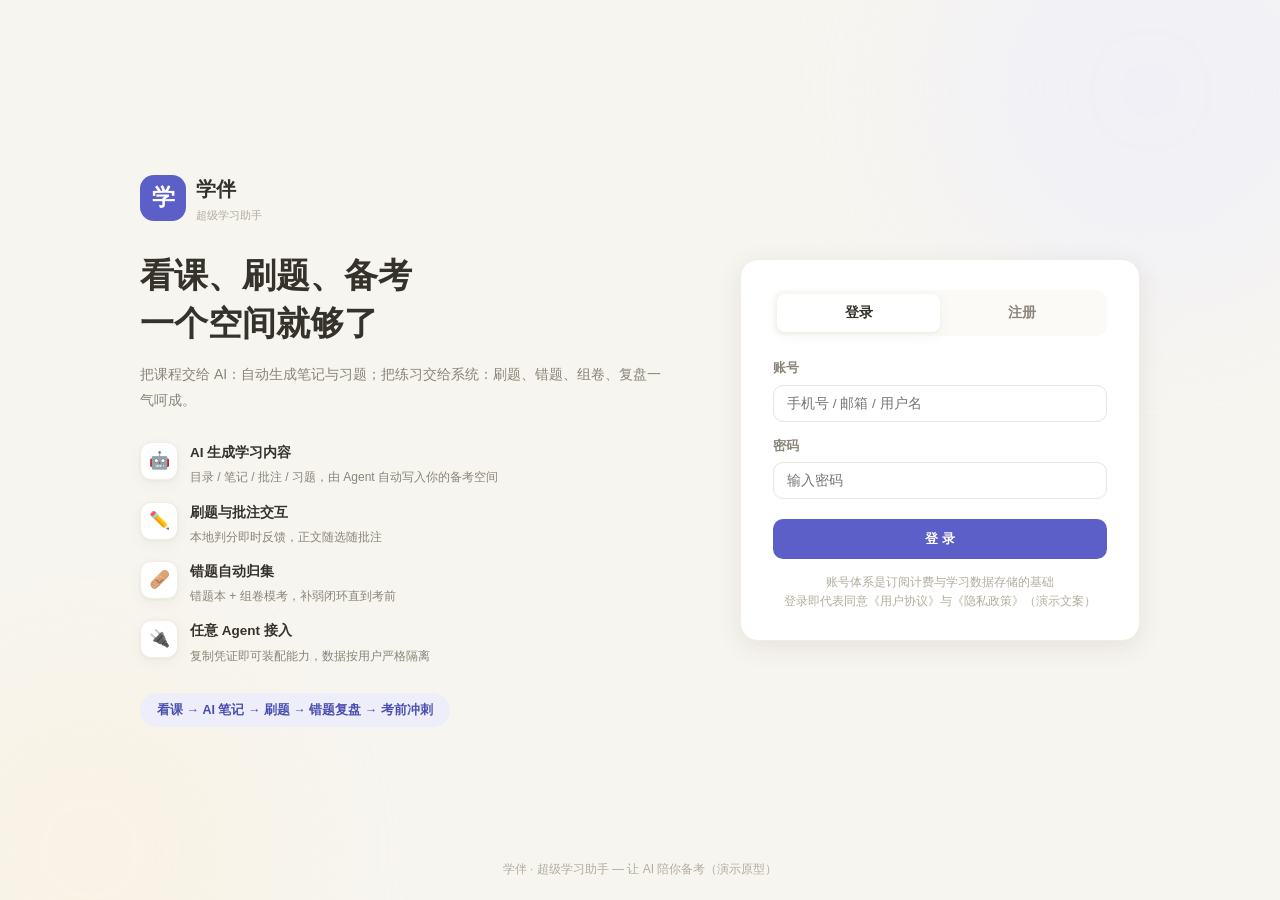
<file: docs/ui-mockup/desktop-prototype-v3-soft.html>
<!DOCTYPE html>
<html lang="zh-CN">
<head>
<meta charset="UTF-8">
<meta name="viewport" content="width=device-width, initial-scale=1.0">
<title>超级学习助手 · 桌面端原型 v3（柔和版）</title>
<style>
*, *::before, *::after { margin: 0; padding: 0; box-sizing: border-box; }

:root {
  --accent: #5B5FC7;
  --accent-deep: #4A4EB0;
  --accent-light: #EEEEFA;
  --bg: #F7F5F0;
  --surface: #FFFFFF;
  --surface-2: #FBFAF6;
  --ink: #35322C;
  --muted: #8A8477;
  --muted-light: #B3AC9E;
  --border: #E9E4D9;
  --border-light: #F1EDE3;
  --green: #3E9B6E;
  --green-light: #EAF5EF;
  --red: #D25B4E;
  --red-light: #FBEDEA;
  --gold: #C2932A;
  --gold-light: #F9F2DF;
  --radius: 14px;
  --radius-sm: 10px;
  --shadow: 0 1px 3px rgba(80,70,50,.05), 0 4px 14px rgba(80,70,50,.05);
  --shadow-md: 0 6px 24px rgba(80,70,50,.10);
  --sidebar-w: 264px;
  --serif: "Noto Serif SC", "Songti SC", "STSong", serif;
  --sans: -apple-system, BlinkMacSystemFont, "PingFang SC", "Segoe UI", sans-serif;
}

body {
  font-family: var(--sans);
  background: var(--bg);
  color: var(--ink);
  font-size: 14px;
  line-height: 1.65;
  height: 100vh;
  overflow: hidden;
}

.app { display: flex; height: 100vh; }

/* ========== Sidebar ========== */
.sidebar {
  width: var(--sidebar-w);
  background: var(--surface);
  border-right: 1px solid var(--border);
  display: flex;
  flex-direction: column;
  flex-shrink: 0;
}

.sidebar-header { padding: 22px 20px 16px; }

.logo { display: flex; align-items: center; gap: 10px; }
.logo-icon {
  width: 36px; height: 36px;
  background: var(--accent);
  border-radius: 11px;
  display: flex; align-items: center; justify-content: center;
  color: #fff; font-family: var(--serif); font-size: 18px; font-weight: 700;
}
.logo-name { font-family: var(--serif); font-size: 17px; font-weight: 700; }
.logo-sub { font-size: 11px; color: var(--muted-light); }

.workspace-selector {
  margin-top: 14px;
  padding: 9px 13px;
  background: var(--surface-2);
  border: 1px solid var(--border-light);
  border-radius: var(--radius-sm);
  font-size: 13px;
  display: flex; align-items: center; justify-content: space-between;
  cursor: pointer;
  transition: all .15s;
}
.workspace-selector:hover { border-color: var(--accent); }
.workspace-selector .ws-name { font-weight: 600; }
.workspace-selector .ws-badge {
  background: var(--green-light); color: var(--green);
  padding: 2px 9px; border-radius: 10px; font-size: 11px; font-weight: 600;
}

.sidebar-nav { flex: 1; padding: 10px 12px; overflow-y: auto; }

.nav-section { margin-bottom: 10px; }
.nav-section-title {
  font-size: 12px; font-weight: 600; color: var(--muted-light);
  padding: 10px 12px 5px;
}

.nav-item {
  display: flex; align-items: center; gap: 10px;
  padding: 9px 12px;
  border-radius: var(--radius-sm);
  cursor: pointer; transition: all .15s;
  color: var(--ink); font-weight: 500; font-size: 13.5px;
}
.nav-item:hover { background: var(--surface-2); }
.nav-item.active { background: var(--accent-light); color: var(--accent-deep); }
.nav-item .icon { width: 18px; text-align: center; font-size: 15px; }
.nav-item .count {
  margin-left: auto; font-size: 11px; color: var(--muted-light);
  background: var(--surface-2); padding: 1px 8px; border-radius: 8px;
}
.nav-item.active .count { background: #fff; color: var(--accent); }

.tree-folder {
  display: flex; align-items: center; gap: 7px;
  padding: 7px 12px;
  font-size: 13px; font-weight: 600;
  cursor: pointer; border-radius: var(--radius-sm);
}
.tree-folder:hover { background: var(--surface-2); }
.tree-folder .folder-caret { font-size: 10px; color: var(--muted-light); display: inline-block; transition: transform .18s; }
.tree-folder.collapsed .folder-caret { transform: rotate(-90deg); }
.tree-folder .folder-count { margin-left: auto; font-size: 11px; color: var(--muted-light); font-weight: 400; }
.tree-children { margin-left: 10px; border-left: 1px solid var(--border-light); padding-left: 6px; }

.tree-item {
  display: flex; align-items: center; gap: 7px;
  padding: 6px 10px;
  font-size: 13px; color: var(--muted);
  cursor: pointer; border-radius: 8px; transition: all .15s;
}
.tree-item:hover { background: var(--surface-2); color: var(--ink); }
.tree-item.active { color: var(--accent-deep); font-weight: 600; background: var(--accent-light); }
.tree-item .tree-icon { font-size: 13px; opacity: .7; }

.sidebar-footer {
  padding: 14px 18px;
  border-top: 1px solid var(--border-light);
  display: flex; align-items: center; gap: 10px;
}
.avatar {
  width: 34px; height: 34px; border-radius: 50%;
  background: linear-gradient(135deg, #8C7B6B, #6B5D4F);
  display: flex; align-items: center; justify-content: center;
  color: #fff; font-size: 13px; font-weight: 600;
}
.user-name { font-size: 13px; font-weight: 600; }
.user-plan { font-size: 11px; color: var(--muted-light); }

/* ========== Main ========== */
.main { flex: 1; display: flex; flex-direction: column; overflow: hidden; }

.topbar {
  height: 60px;
  background: var(--surface);
  border-bottom: 1px solid var(--border);
  display: flex; align-items: center;
  padding: 0 26px; gap: 16px;
  flex-shrink: 0;
}
.topbar-title { font-family: var(--serif); font-size: 17px; font-weight: 700; }
.topbar-sub { font-size: 12.5px; color: var(--muted); }
.topbar-spacer { flex: 1; }

.btn {
  padding: 8px 16px;
  border-radius: var(--radius-sm);
  border: none;
  font-size: 13px; font-weight: 600;
  cursor: pointer; transition: all .15s;
  display: inline-flex; align-items: center; gap: 6px;
  font-family: var(--sans);
}
.btn-primary { background: var(--accent); color: #fff; }
.btn-primary:hover { background: var(--accent-deep); }
.btn-ghost { background: var(--surface); color: var(--muted); border: 1px solid var(--border); }
.btn-ghost:hover { border-color: var(--accent); color: var(--accent-deep); }
.btn-sm { padding: 5px 12px; font-size: 12.5px; }

.content-area { flex: 1; overflow-y: auto; }

.view { display: none; }
.view.active { display: block; animation: fade .25s ease; }
@keyframes fade { from { opacity: 0; transform: translateY(6px); } to { opacity: 1; transform: none; } }

/* ========== Searchable dropdown (generic) ========== */
.dd { position: relative; }
.dd-current {
  display: flex; align-items: center; justify-content: space-between; gap: 10px;
  padding: 8px 14px;
  border: 1px solid var(--border); border-radius: var(--radius-sm);
  background: var(--surface); font-size: 13.5px; font-weight: 600;
  cursor: pointer; transition: all .15s;
}
.dd-current:hover { border-color: var(--accent); }
.dd-caret { color: var(--muted-light); font-size: 11px; }
.dd-panel {
  display: none; position: absolute; top: calc(100% + 6px); left: 0;
  width: 320px; background: var(--surface);
  border: 1px solid var(--border); border-radius: var(--radius);
  box-shadow: var(--shadow-md); z-index: 100; overflow: hidden;
}
.dd.open .dd-panel { display: block; }
.dd-search {
  width: calc(100% - 20px); margin: 10px 10px 6px;
  padding: 8px 12px; border: 1px solid var(--border); border-radius: 8px;
  font-size: 13px; outline: none; font-family: var(--sans);
}
.dd-search:focus { border-color: var(--accent); }
.dd-list { max-height: 260px; overflow-y: auto; padding: 4px 6px 8px; }
.dd-group { font-size: 11.5px; font-weight: 600; color: var(--muted-light); padding: 10px 10px 4px; }
.dd-item {
  padding: 8px 10px; border-radius: 8px; font-size: 13px;
  cursor: pointer; display: flex; justify-content: space-between; align-items: center; gap: 8px;
}
.dd-item:hover { background: var(--surface-2); }
.dd-item.active { background: var(--accent-light); color: var(--accent-deep); font-weight: 600; }
.dd-item .di-meta { font-size: 11px; color: var(--muted-light); white-space: nowrap; }
.dd-item .di-meta.done { color: var(--green); font-weight: 600; }

/* ========== Notes ========== */
.notes-view { padding: 30px 48px 60px; max-width: 860px; margin: 0 auto; }

.episode-bar { display: flex; align-items: center; gap: 10px; margin-bottom: 18px; }
.ep-btn {
  padding: 6px 13px; border: 1px solid var(--border); border-radius: 9px;
  background: var(--surface); font-size: 12.5px; font-weight: 600; color: var(--muted);
  cursor: pointer; transition: all .15s;
}
.ep-btn:hover { border-color: var(--accent); color: var(--accent-deep); }
.episode-bar .dd { flex: 1; max-width: 380px; }
.ep-progress { font-size: 12.5px; color: var(--muted); margin-left: auto; }

.note-tabs { display: flex; gap: 4px; border-bottom: 1.5px solid var(--border); margin-bottom: 26px; }
.note-tab {
  padding: 9px 20px; font-size: 14px; font-weight: 600; color: var(--muted);
  cursor: pointer; border-bottom: 2px solid transparent; margin-bottom: -1.5px; transition: all .15s;
}
.note-tab:hover { color: var(--ink); }
.note-tab.active { color: var(--accent-deep); border-bottom-color: var(--accent); }
.note-tab .tab-count { font-size: 11px; background: var(--surface-2); padding: 1px 8px; border-radius: 8px; margin-left: 6px; }
.note-tab.active .tab-count { background: var(--accent-light); color: var(--accent); }

.note-header { margin-bottom: 26px; }
.note-meta { display: flex; gap: 10px; align-items: center; font-size: 12px; color: var(--muted); margin-bottom: 10px; }
.note-meta .tag { background: var(--accent-light); color: var(--accent-deep); padding: 2px 11px; border-radius: 10px; font-weight: 600; }
.note-title { font-family: var(--serif); font-size: 27px; font-weight: 700; line-height: 1.35; }

.note-section { margin-bottom: 30px; }
.note-section h2 {
  font-family: var(--serif); font-size: 19px; font-weight: 700;
  margin-bottom: 12px; padding-left: 12px; border-left: 4px solid var(--accent);
  border-radius: 2px;
}
.note-section h3 { font-size: 15px; font-weight: 700; margin: 18px 0 8px; }

.note-body { font-size: 14.5px; line-height: 1.85; color: var(--ink); }
.note-body p { margin-bottom: 8px; }

.star-marker { color: var(--gold); font-weight: 700; margin-right: 4px; }

.annotation-highlight {
  background: linear-gradient(transparent 55%, var(--gold-light) 55%);
  cursor: pointer; padding: 1px 2px; border-radius: 2px;
  position: relative; font-weight: 600;
}
.annotation-popup {
  display: none; position: absolute; bottom: 100%; left: 0; margin-bottom: 8px;
  background: var(--ink); color: #F7F5F0;
  padding: 8px 13px; border-radius: 9px; font-size: 12.5px; font-weight: 400;
  white-space: nowrap; z-index: 100; box-shadow: var(--shadow-md);
}
.annotation-highlight:hover .annotation-popup { display: block; }

.exam-tip {
  background: var(--surface-2);
  border-left: 4px solid var(--gold);
  border-radius: 0 10px 10px 0;
  padding: 13px 16px; margin: 12px 0;
  font-size: 13.5px; color: var(--muted);
}
.exam-tip b { color: var(--ink); }

.note-actions { display: flex; gap: 8px; margin-top: 30px; padding-top: 20px; border-top: 1px solid var(--border-light); }

table.cheat { width: 100%; border-collapse: collapse; font-size: 13px; margin: 10px 0; }
table.cheat th { text-align: left; padding: 9px 12px; background: var(--surface-2); font-weight: 700; border-bottom: 2px solid var(--border); }
table.cheat td { padding: 9px 12px; border-bottom: 1px solid var(--border-light); color: var(--muted); }
table.cheat td:first-child { font-weight: 600; color: var(--ink); }

/* ========== Quiz ========== */
.quiz-view { padding: 30px 48px 60px; max-width: 780px; margin: 0 auto; }

.quiz-scope {
  display: flex; align-items: center; gap: 12px;
  margin-bottom: 20px; padding: 12px 16px;
  background: var(--surface); border: 1px solid var(--border);
  border-radius: var(--radius);
}
.scope-label { font-size: 12.5px; color: var(--muted); font-weight: 600; }
.scope-hint { font-size: 12.5px; color: var(--muted); margin-left: auto; }
.quiz-scope .dd { min-width: 260px; }

.quiz-progress-bar { display: flex; align-items: center; gap: 12px; margin-bottom: 22px; }
.progress-track { flex: 1; height: 7px; background: var(--border-light); border-radius: 4px; overflow: hidden; }
.progress-fill { height: 100%; background: var(--accent); border-radius: 4px; transition: width .3s; }
.progress-text { font-size: 13px; color: var(--muted); white-space: nowrap; }

.quiz-card {
  background: var(--surface);
  border: 1px solid var(--border);
  border-radius: var(--radius);
  padding: 30px 32px;
  box-shadow: var(--shadow);
}

.quiz-tag-row { display: flex; gap: 8px; margin-bottom: 14px; }
.quiz-tag { font-size: 11.5px; padding: 2px 10px; border-radius: 10px; font-weight: 600; }
.quiz-tag.star { background: var(--gold-light); color: var(--gold); }
.quiz-tag.subject { background: var(--accent-light); color: var(--accent-deep); }
.quiz-tag.type { background: var(--surface-2); color: var(--muted); }

.quiz-question { font-size: 16px; font-weight: 600; line-height: 1.65; margin-bottom: 18px; }

.quiz-options { display: flex; flex-direction: column; gap: 9px; }
.quiz-option {
  display: flex; align-items: center; gap: 11px;
  padding: 13px 16px;
  border: 1.5px solid var(--border);
  border-radius: 12px;
  cursor: pointer; transition: all .15s;
  font-size: 14px;
}
.quiz-option:hover { border-color: var(--accent); background: var(--accent-light); }
.quiz-option .opt-label {
  width: 26px; height: 26px; border-radius: 50%;
  display: flex; align-items: center; justify-content: center;
  font-size: 12px; font-weight: 700;
  background: var(--surface-2); color: var(--muted); flex-shrink: 0;
}
.quiz-option.correct { border-color: var(--green); background: var(--green-light); }
.quiz-option.correct .opt-label { background: var(--green); color: #fff; }
.quiz-option.wrong { border-color: var(--red); background: var(--red-light); }
.quiz-option.wrong .opt-label { background: var(--red); color: #fff; }
.quiz-option.disabled { pointer-events: none; opacity: .72; }
.quiz-option.disabled.correct { opacity: 1; }

.quiz-explanation {
  margin-top: 18px; padding: 16px 18px;
  background: var(--surface-2);
  border-radius: 12px; border-left: 4px solid var(--green);
  font-size: 13.5px; line-height: 1.75;
  display: none;
}
.quiz-explanation.show { display: block; animation: fade .25s ease; }
.quiz-explanation .exp-label { font-weight: 700; margin-bottom: 4px; color: var(--green); font-size: 13px; }
.quiz-explanation .exp-src { font-size: 12px; color: var(--muted-light); margin-top: 8px; }

.quiz-footer { display: flex; justify-content: space-between; align-items: center; margin-top: 20px; }

/* ========== Wrong ========== */
.wrong-view { padding: 26px 34px 60px; max-width: 900px; margin: 0 auto; }

.wrong-header { display: flex; justify-content: space-between; align-items: center; margin-bottom: 20px; gap: 16px; flex-wrap: wrap; }
.wrong-stats { display: flex; gap: 12px; }
.stat-card {
  background: var(--surface); border: 1px solid var(--border);
  border-radius: var(--radius); padding: 14px 24px; text-align: center; min-width: 110px;
}
.stat-card .stat-num { font-family: var(--serif); font-size: 26px; font-weight: 700; }
.stat-card .stat-label { font-size: 12px; color: var(--muted); }
.stat-card.danger .stat-num { color: var(--red); }
.stat-card.warning .stat-num { color: var(--gold); }
.stat-card.ok .stat-num { color: var(--green); }

.wrong-list { display: flex; flex-direction: column; gap: 9px; }
.wrong-item {
  background: var(--surface); border: 1px solid var(--border);
  border-radius: var(--radius); padding: 15px 18px;
  display: flex; align-items: center; gap: 13px;
  transition: all .15s; cursor: pointer;
}
.wrong-item:hover { border-color: var(--accent); box-shadow: var(--shadow); }
.wrong-item .wrong-icon {
  width: 38px; height: 38px;
  background: var(--red-light); color: var(--red);
  border-radius: 50%;
  display: flex; align-items: center; justify-content: center;
  font-size: 16px; flex-shrink: 0;
}
.wrong-item .wrong-content { flex: 1; min-width: 0; }
.wrong-item .wrong-question { font-size: 14px; font-weight: 600; }
.wrong-item .wrong-meta { font-size: 12px; color: var(--muted); display: flex; gap: 10px; margin-top: 3px; }
.wrong-item .wrong-count { background: var(--red-light); color: var(--red); padding: 2px 9px; border-radius: 10px; font-size: 11px; font-weight: 600; }

/* ========== Assembly ========== */
.assembly-view { padding: 26px 34px 60px; max-width: 1060px; margin: 0 auto; }
.assembly-layout { display: flex; gap: 20px; }
.assembly-main { flex: 1; min-width: 0; }
.assembly-cart {
  width: 320px; flex-shrink: 0;
  background: var(--surface); border: 1px solid var(--border);
  border-radius: var(--radius); padding: 22px;
  position: sticky; top: 0; height: fit-content;
}

.assembly-filters {
  background: var(--surface); border: 1px solid var(--border);
  border-radius: var(--radius); padding: 14px 18px; margin-bottom: 16px;
  display: flex; gap: 10px; align-items: center; flex-wrap: wrap;
}
.assembly-filters .filter-label { font-size: 12px; color: var(--muted); font-weight: 600; }
.filter-chip {
  padding: 5px 14px; border-radius: 16px;
  font-size: 12.5px; font-weight: 600; cursor: pointer;
  border: 1px solid var(--border); background: var(--surface); color: var(--muted);
  transition: all .15s;
}
.filter-chip:hover { border-color: var(--accent); }
.filter-chip.active { background: var(--accent); color: #fff; border-color: var(--accent); }

.question-pool { display: flex; flex-direction: column; gap: 9px; }
.pool-item {
  background: var(--surface); border: 1px solid var(--border);
  border-radius: var(--radius); padding: 15px 18px;
  display: flex; align-items: flex-start; gap: 12px;
  transition: all .15s;
}
.pool-item:hover { border-color: var(--accent); }
.pool-item.added { border-color: var(--green); background: var(--green-light); }

.pool-checkbox {
  width: 21px; height: 21px;
  border: 2px solid var(--border); border-radius: 6px;
  display: flex; align-items: center; justify-content: center;
  cursor: pointer; flex-shrink: 0; margin-top: 2px; transition: all .15s;
}
.pool-checkbox:hover { border-color: var(--accent); }
.pool-checkbox.checked { background: var(--green); border-color: var(--green); color: #fff; }
.pool-checkbox.checked::after { content: "✓"; font-size: 12px; font-weight: 700; }

.pool-content { flex: 1; min-width: 0; }
.pool-question { font-size: 14px; font-weight: 500; line-height: 1.55; margin-bottom: 7px; }
.pool-meta { display: flex; gap: 7px; flex-wrap: wrap; }
.pool-meta .meta-tag { font-size: 11px; padding: 1px 9px; border-radius: 8px; font-weight: 600; }
.pool-meta .meta-tag.subject { background: var(--accent-light); color: var(--accent-deep); }
.pool-meta .meta-tag.star { background: var(--gold-light); color: var(--gold); }
.pool-meta .meta-tag.source { background: var(--surface-2); color: var(--muted); }
.pool-meta .meta-tag.wrong { background: var(--red-light); color: var(--red); }

.cart-title { font-family: var(--serif); font-size: 16px; font-weight: 700; margin-bottom: 4px; }
.cart-progress { font-size: 13px; color: var(--muted); margin-bottom: 12px; }
.cart-progress .filled { color: var(--accent-deep); font-weight: 700; font-size: 15px; }

.cart-config { background: var(--surface-2); border-radius: var(--radius-sm); padding: 12px 14px; margin: 14px 0; }
.cart-config-row { display: flex; justify-content: space-between; align-items: center; padding: 4px 0; font-size: 13px; }
.cart-config-row .label { color: var(--muted); }
.cart-config-row .value { font-weight: 600; }

.cart-stat-grid { display: grid; grid-template-columns: 1fr 1fr; gap: 8px; margin-bottom: 16px; }
.cart-stat { text-align: center; padding: 9px; background: var(--surface-2); border-radius: var(--radius-sm); }
.cart-stat .num { font-family: var(--serif); font-size: 19px; font-weight: 700; }
.cart-stat .lbl { font-size: 11px; color: var(--muted); }

.cart-actions { display: flex; flex-direction: column; gap: 8px; }

/* ========== Exam countdown ========== */
.exam-countdown {
  margin-top: 12px;
  padding: 12px 14px;
  background: linear-gradient(135deg, var(--gold-light), #FDF9EE);
  border: 1px solid #EFE2C2;
  border-radius: var(--radius-sm);
  display: flex; align-items: center; gap: 13px;
  cursor: pointer; transition: all .15s;
}
.exam-countdown:hover { border-color: var(--gold); }
.cd-num { font-family: var(--serif); font-size: 30px; font-weight: 700; color: var(--gold); line-height: 1; }
.cd-num .cd-unit { font-size: 12.5px; font-weight: 600; margin-left: 2px; }
.cd-label { font-size: 12.5px; font-weight: 600; }
.cd-date { font-size: 11px; color: var(--muted); }
.cd-chip {
  display: inline-flex; align-items: center; gap: 5px;
  padding: 5px 13px; border-radius: 999px;
  background: var(--gold-light); color: var(--gold);
  font-size: 12.5px; font-weight: 700; white-space: nowrap;
}

/* ========== Modal ========== */
.modal-overlay {
  position: fixed; inset: 0; background: rgba(53,50,44,.42);
  display: none; align-items: center; justify-content: center;
  z-index: 200;
}
.modal-overlay.show { display: flex; }
.modal {
  background: var(--surface); border-radius: 18px;
  box-shadow: var(--shadow-md);
  width: 620px; max-width: calc(100vw - 80px); max-height: calc(100vh - 90px);
  display: flex; flex-direction: column;
  animation: modalIn .22s cubic-bezier(.2,.8,.3,1);
  overflow: hidden;
}
@keyframes modalIn { from { opacity: 0; transform: translateY(14px) scale(.98); } to { opacity: 1; transform: none; } }
.modal-head { padding: 18px 24px 13px; border-bottom: 1px solid var(--border-light); display: flex; align-items: flex-start; justify-content: space-between; gap: 12px; }
.modal-title { font-family: var(--serif); font-size: 17px; font-weight: 700; }
.modal-sub { font-size: 12px; color: var(--muted); margin-top: 3px; }
.modal-close { width: 30px; height: 30px; border-radius: 50%; border: none; background: var(--surface-2); color: var(--muted); font-size: 13px; cursor: pointer; transition: all .15s; flex-shrink: 0; }
.modal-close:hover { background: var(--border-light); color: var(--ink); }
.modal-body { padding: 20px 24px; overflow-y: auto; }
.modal-foot { padding: 14px 24px 18px; border-top: 1px solid var(--border-light); display: flex; justify-content: flex-end; align-items: center; gap: 10px; }

/* ========== Paper preview ========== */
.pv-stats { display: flex; gap: 8px; flex-wrap: wrap; margin-bottom: 14px; }
.pv-stat { background: var(--surface-2); border-radius: 9px; padding: 7px 13px; font-size: 12.5px; color: var(--muted); }
.pv-stat b { color: var(--ink); font-family: var(--serif); font-size: 14.5px; margin-right: 4px; }
.pv-row { display: flex; gap: 11px; align-items: flex-start; padding: 10px 2px; border-bottom: 1px solid var(--border-light); font-size: 13px; }
.pv-num { width: 26px; height: 26px; border-radius: 8px; background: var(--surface-2); color: var(--muted); font-size: 11.5px; font-weight: 700; display: flex; align-items: center; justify-content: center; flex-shrink: 0; }
.pv-q { flex: 1; line-height: 1.55; }
.pv-tags { display: flex; gap: 5px; margin-top: 4px; flex-wrap: wrap; }
.pv-more { padding: 12px 2px; font-size: 12px; color: var(--muted-light); }
.pv-hint { margin-top: 10px; padding: 10px 14px; border-radius: 10px; font-size: 12.5px; background: var(--gold-light); color: var(--gold); font-weight: 600; }
.pv-hint.ok { background: var(--green-light); color: var(--green); }

/* ========== Mock exam ========== */
.mock-view { padding: 24px 34px 60px; max-width: 1080px; margin: 0 auto; }
.mock-info-bar { display: flex; align-items: center; gap: 14px; background: var(--surface); border: 1px solid var(--border); border-radius: var(--radius); padding: 13px 18px; margin-bottom: 16px; }
.mock-title { font-family: var(--serif); font-weight: 700; font-size: 15.5px; }
.mock-meta { font-size: 12px; color: var(--muted); }
.mock-timer { margin-left: auto; font-family: var(--serif); font-size: 19px; font-weight: 700; color: var(--gold); background: var(--gold-light); padding: 6px 16px; border-radius: 10px; white-space: nowrap; }
.mock-layout { display: flex; gap: 18px; align-items: flex-start; }
.mock-main { flex: 1; min-width: 0; }
.mock-sheet { width: 252px; flex-shrink: 0; background: var(--surface); border: 1px solid var(--border); border-radius: var(--radius); padding: 16px; position: sticky; top: 0; }
.sheet-title { font-family: var(--serif); font-size: 15px; font-weight: 700; }
.sheet-legend { display: flex; gap: 12px; font-size: 11.5px; color: var(--muted); margin: 9px 0 10px; }
.lg { display: inline-block; width: 10px; height: 10px; border-radius: 3px; margin-right: 4px; }
.lg-empty { border: 1px solid var(--border); background: var(--surface); }
.lg-done { background: var(--accent); }
.lg-cur { border: 1px solid var(--accent); background: var(--accent-light); }
.sheet-grid { display: grid; grid-template-columns: repeat(5, 1fr); gap: 7px; margin-bottom: 12px; }
.sheet-cell { aspect-ratio: 1; display: flex; align-items: center; justify-content: center; border-radius: 8px; border: 1px solid var(--border); font-size: 12px; color: var(--muted); cursor: pointer; background: var(--surface); transition: all .12s; }
.sheet-cell:hover { border-color: var(--accent); }
.sheet-cell.answered { background: var(--accent); border-color: var(--accent); color: #fff; font-weight: 600; }
.sheet-cell.current { border-color: var(--accent); box-shadow: 0 0 0 2.5px var(--accent-light); color: var(--accent-deep); font-weight: 700; }
.sheet-cell.answered.current { color: #fff; }
.sheet-stat { font-size: 12.5px; color: var(--muted); text-align: center; padding-top: 10px; border-top: 1px solid var(--border-light); }
.quiz-option.selected { border-color: var(--accent); background: var(--accent-light); }
.quiz-option.selected .opt-label { background: var(--accent); color: #fff; }

/* ========== Mock result ========== */
.result-score { font-family: var(--serif); font-size: 54px; font-weight: 700; color: var(--accent-deep); line-height: 1.1; }
.result-score .res-unit { font-size: 17px; color: var(--muted); margin-left: 4px; font-weight: 600; }
.result-sub { font-size: 12.5px; color: var(--muted); margin: 6px 0 16px; }
.result-grid { display: flex; gap: 10px; }
.result-grid > div { flex: 1; background: var(--surface-2); border-radius: var(--radius-sm); padding: 12px; }
.res-num { font-family: var(--serif); font-size: 22px; font-weight: 700; }
.res-lbl { font-size: 11.5px; color: var(--muted); }
.result-note { margin-top: 14px; font-size: 12px; color: var(--muted); background: var(--surface-2); padding: 8px 12px; border-radius: 8px; }

/* ========== Wrong mastered ========== */
.wrong-item.mastered { border-color: var(--green); background: var(--green-light); }
.wrong-item.mastered .wrong-icon { background: var(--green); color: #fff; }
.wrong-item.mastered .wrong-count { background: #fff; color: var(--green); }

/* ========== Data source hint ========== */
.src-hint {
  display: flex; align-items: center; gap: 6px;
  font-size: 12px; color: var(--muted);
  background: var(--surface-2); border: 1px dashed var(--border);
  padding: 7px 13px; border-radius: 9px; margin-bottom: 14px; line-height: 1.6;
}

/* ========== Login & Agent ========== */
.form-row { margin-bottom: 14px; }
.form-label { display: block; font-size: 12.5px; color: var(--muted); font-weight: 600; margin-bottom: 6px; }
.form-input {
  width: 100%; padding: 10px 13px;
  border: 1px solid var(--border); border-radius: var(--radius-sm);
  font-size: 13.5px; font-family: var(--sans);
  background: var(--surface); color: var(--ink); outline: none; transition: border-color .15s;
}
.form-input:focus { border-color: var(--accent); }
.auth-link { color: var(--accent-deep); font-weight: 600; cursor: pointer; }
.auth-link:hover { text-decoration: underline; }

.user-menu {
  display: none; position: absolute; bottom: calc(100% + 8px); left: 14px;
  width: 212px; background: var(--surface);
  border: 1px solid var(--border); border-radius: var(--radius-sm);
  box-shadow: var(--shadow-md); z-index: 120; padding: 5px;
}
.user-menu.show { display: block; animation: fade .18s ease; }
.user-menu-item {
  padding: 9px 12px; border-radius: 8px; font-size: 13px; font-weight: 500;
  cursor: pointer; transition: background .12s;
}
.user-menu-item:hover { background: var(--surface-2); }
.user-menu-item.danger { color: var(--red); }
.user-menu-item.danger:hover { background: var(--red-light); }

.agent-steps { display: flex; flex-direction: column; gap: 9px; margin-bottom: 16px; }
.agent-step { display: flex; gap: 10px; font-size: 13px; color: var(--muted); align-items: flex-start; line-height: 1.6; }
.agent-step b { color: var(--ink); }
.step-no {
  width: 20px; height: 20px; border-radius: 50%;
  background: var(--accent-light); color: var(--accent-deep);
  font-size: 11.5px; font-weight: 700;
  display: flex; align-items: center; justify-content: center;
  flex-shrink: 0; margin-top: 2px;
}
.agent-config {
  background: #2F2C26; color: #EDE9DF;
  border-radius: 12px; padding: 14px 16px;
  font-family: ui-monospace, Menlo, Consolas, monospace;
  font-size: 12px; line-height: 1.75;
  white-space: pre-wrap; word-break: break-all;
  user-select: all;
}
.agent-note {
  margin-top: 12px; font-size: 12px; line-height: 1.7;
  color: var(--gold); background: var(--gold-light);
  padding: 9px 13px; border-radius: 9px;
}

/* ========== Annotation fab & mine ========== */
.anno-fab {
  position: fixed; z-index: 150; display: none;
  background: var(--ink); color: #F7F5F0; border: none;
  padding: 7px 15px; border-radius: 999px;
  font-size: 12.5px; font-weight: 600; font-family: var(--sans);
  cursor: pointer; box-shadow: var(--shadow-md);
  transform: translateX(-50%);
  transition: background .15s;
}
.anno-fab:hover { background: #14120E; }
.annotation-highlight.mine { background: linear-gradient(transparent 55%, var(--accent-light) 55%); }

/* ========== Auth page (登录页) ========== */
.auth-page {
  position: fixed; inset: 0; z-index: 400;
  background: var(--bg);
  display: flex; align-items: center; justify-content: center;
  overflow: hidden;
}
.auth-deco { position: absolute; border-radius: 50%; filter: blur(72px); opacity: .6; pointer-events: none; }
.auth-deco-1 { width: 440px; height: 440px; background: var(--accent-light); top: -130px; right: -90px; }
.auth-deco-2 { width: 400px; height: 400px; background: var(--gold-light); bottom: -150px; left: -110px; }
.auth-wrap { display: flex; gap: 72px; align-items: center; max-width: 1080px; padding: 40px; position: relative; }
.auth-brand { flex: 1; min-width: 400px; }
.auth-headline { font-family: var(--serif); font-size: 34px; font-weight: 700; line-height: 1.42; margin-bottom: 14px; }
.auth-sub { font-size: 14px; color: var(--muted); line-height: 1.85; margin-bottom: 28px; }
.auth-features { display: flex; flex-direction: column; gap: 13px; margin-bottom: 26px; }
.auth-feature { display: flex; gap: 12px; align-items: flex-start; }
.af-icon {
  width: 38px; height: 38px; border-radius: 11px;
  background: var(--surface); border: 1px solid var(--border-light);
  display: flex; align-items: center; justify-content: center;
  font-size: 17px; flex-shrink: 0; box-shadow: var(--shadow);
}
.auth-feature b { font-size: 13.5px; display: block; margin-bottom: 1px; }
.auth-feature .af-desc { font-size: 12px; color: var(--muted); }
.auth-flow {
  display: inline-block; font-size: 12.5px; font-weight: 600;
  color: var(--accent-deep); background: var(--accent-light);
  padding: 7px 17px; border-radius: 999px;
}
.auth-card {
  width: 400px; flex-shrink: 0;
  background: var(--surface); border: 1px solid var(--border-light);
  border-radius: 18px; box-shadow: var(--shadow-md);
  padding: 30px 32px; position: relative;
}
.auth-tabs { display: flex; background: var(--surface-2); border-radius: 10px; padding: 4px; margin-bottom: 22px; }
.auth-tab {
  flex: 1; text-align: center; padding: 8px 0; border-radius: 8px;
  font-size: 13.5px; font-weight: 600; color: var(--muted);
  cursor: pointer; transition: all .15s;
}
.auth-tab.active { background: var(--surface); color: var(--ink); box-shadow: var(--shadow); }
.auth-agree { margin-top: 14px; font-size: 11.5px; color: var(--muted-light); text-align: center; line-height: 1.6; }
.auth-steps { display: flex; align-items: center; gap: 8px; font-size: 12px; margin-bottom: 18px; }
.a-step { padding: 3px 11px; border-radius: 999px; font-weight: 600; }
.a-step.done { background: var(--green-light); color: var(--green); }
.a-step.cur { background: var(--accent-light); color: var(--accent-deep); }
.a-line { width: 18px; height: 1.5px; background: var(--border); }
.auth-footer { position: absolute; bottom: 20px; left: 0; right: 0; text-align: center; font-size: 12px; color: var(--muted-light); }

/* ========== Toast ========== */
.toast {
  position: fixed; left: 50%; bottom: 34px;
  transform: translateX(-50%) translateY(20px);
  background: var(--ink); color: #F7F5F0;
  padding: 12px 22px; border-radius: 999px;
  font-size: 13.5px; font-weight: 500;
  box-shadow: var(--shadow-md);
  opacity: 0; pointer-events: none; transition: all .28s cubic-bezier(.2,.8,.3,1);
  z-index: 300;
}
.toast.show { opacity: 1; transform: translateX(-50%) translateY(0); }

::-webkit-scrollbar { width: 6px; height: 6px; }
::-webkit-scrollbar-track { background: transparent; }
::-webkit-scrollbar-thumb { background: var(--border); border-radius: 3px; }
::-webkit-scrollbar-thumb:hover { background: var(--muted-light); }

@media print {
  .sidebar, .topbar, .note-actions, .episode-bar, .note-tabs { display: none; }
  .content-area { overflow: visible; }
  .notes-view { max-width: 100%; padding: 0; }
  body { height: auto; overflow: visible; }
}
</style>
</head>
<body>

<!-- ========== 登录页（独立页面，覆盖在主页之上） ========== -->
<div class="auth-page" id="authPage">
  <div class="auth-deco auth-deco-1"></div>
  <div class="auth-deco auth-deco-2"></div>
  <div class="auth-wrap">
    <div class="auth-brand">
      <div class="logo" style="margin-bottom:28px;">
        <div class="logo-icon" style="width:46px;height:46px;font-size:23px;border-radius:14px;">学</div>
        <div>
          <div class="logo-name" style="font-size:20px;">学伴</div>
          <div class="logo-sub">超级学习助手</div>
        </div>
      </div>
      <h1 class="auth-headline">看课、刷题、备考<br>一个空间就够了</h1>
      <p class="auth-sub">把课程交给 AI：自动生成笔记与习题；把练习交给系统：刷题、错题、组卷、复盘一气呵成。</p>
      <div class="auth-features">
        <div class="auth-feature">
          <span class="af-icon">🤖</span>
          <div><b>AI 生成学习内容</b><span class="af-desc">目录 / 笔记 / 批注 / 习题，由 Agent 自动写入你的备考空间</span></div>
        </div>
        <div class="auth-feature">
          <span class="af-icon">✏️</span>
          <div><b>刷题与批注交互</b><span class="af-desc">本地判分即时反馈，正文随选随批注</span></div>
        </div>
        <div class="auth-feature">
          <span class="af-icon">🩹</span>
          <div><b>错题自动归集</b><span class="af-desc">错题本 + 组卷模考，补弱闭环直到考前</span></div>
        </div>
        <div class="auth-feature">
          <span class="af-icon">🔌</span>
          <div><b>任意 Agent 接入</b><span class="af-desc">复制凭证即可装配能力，数据按用户严格隔离</span></div>
        </div>
      </div>
      <div class="auth-flow">看课 → AI 笔记 → 刷题 → 错题复盘 → 考前冲刺</div>
    </div>

    <div class="auth-card">
      <!-- 第一步：登录 / 注册 -->
      <div id="authStep1">
        <div class="auth-tabs">
          <div class="auth-tab active" id="tabLogin" onclick="showLogin()">登录</div>
          <div class="auth-tab" id="tabRegister" onclick="showRegister()">注册</div>
        </div>
        <div id="loginPanel">
          <div class="form-row">
            <label class="form-label">账号</label>
            <input class="form-input" id="loginAccount" placeholder="手机号 / 邮箱 / 用户名">
          </div>
          <div class="form-row">
            <label class="form-label">密码</label>
            <input class="form-input" type="password" id="loginPassword" placeholder="输入密码">
          </div>
          <button class="btn btn-primary" style="width:100%;justify-content:center;padding:11px 0;margin-top:6px;" onclick="doLogin()">登 录</button>
        </div>
        <div id="registerPanel" style="display:none;">
          <div class="form-row">
            <label class="form-label">账号</label>
            <input class="form-input" id="regAccount" placeholder="手机号 / 邮箱 / 用户名">
          </div>
          <div class="form-row">
            <label class="form-label">密码</label>
            <input class="form-input" type="password" id="regPassword" placeholder="8~64 位">
          </div>
          <div class="form-row">
            <label class="form-label">确认密码</label>
            <input class="form-input" type="password" id="regPassword2" placeholder="再次输入密码">
          </div>
          <button class="btn btn-primary" style="width:100%;justify-content:center;padding:11px 0;margin-top:6px;" onclick="doRegister()">注 册</button>
        </div>
        <div class="auth-agree">账号体系是订阅计费与学习数据存储的基础<br>登录即代表同意《用户协议》与《隐私政策》（演示文案）</div>
      </div>

      <!-- 第二步：创建备考空间（登录后原地切换） -->
      <div id="authStep2" style="display:none;">
        <div class="auth-steps">
          <span class="a-step done">① 账号登录 ✓</span>
          <span class="a-line"></span>
          <span class="a-step cur">② 创建备考空间</span>
        </div>
        <div class="modal-title" style="margin-bottom:4px;">🎯 写下你的考试目标</div>
        <div class="modal-sub" style="margin-bottom:18px;">自由填写，写清楚就行，不设下拉选项</div>
        <div class="form-row">
          <label class="form-label">考试目标（手写填写）</label>
          <input class="form-input" id="authGoal" placeholder="如：软考 · 系统架构设计师">
        </div>
        <div class="form-row">
          <label class="form-label">考试日期</label>
          <input class="form-input" type="date" id="authDate" value="2026-11-07">
        </div>
        <button class="btn btn-primary" style="width:100%;justify-content:center;padding:11px 0;margin-top:6px;" onclick="confirmSetup()">确认并进入系统</button>
        <div class="auth-agree">进入后将：创建备考空间 · 开启考试倒计时 · 弹出 Agent 接入凭证<br><a class="auth-link" onclick="backToLoginStep()">← 返回登录</a></div>
      </div>
    </div>
  </div>
  <div class="auth-footer">学伴 · 超级学习助手 — 让 AI 陪你备考（演示原型）</div>
</div>

<div class="app">
  <!-- ========== Sidebar ========== -->
  <div class="sidebar">
    <div class="sidebar-header">
      <div class="logo">
        <div class="logo-icon">学</div>
        <div>
          <div class="logo-name">学伴</div>
          <div class="logo-sub">超级学习助手</div>
        </div>
      </div>
      <div class="workspace-selector" onclick="openSetup()">
        <span class="ws-name" id="wsName">软考 · 系统架构设计师</span>
        <span class="ws-badge">备考中</span>
      </div>
      <div class="exam-countdown" onclick="openSetup()" title="点击修改考试目标与日期">
        <div class="cd-num"><span id="cdDays">--</span><span class="cd-unit">天</span></div>
        <div>
          <div class="cd-label">距离考试</div>
          <div class="cd-date" id="cdDateText">2026-11-07 · 软考 · 系统架构设计师</div>
        </div>
      </div>
    </div>

    <div class="sidebar-nav">
      <div class="nav-section">
        <div class="nav-section-title">练习</div>
        <div class="nav-item" onclick="switchView('quiz')">
          <span class="icon">✏️</span> 刷题
          <span class="count">128 题</span>
        </div>
        <div class="nav-item" onclick="switchView('wrong')">
          <span class="icon">🩹</span> 错题本
          <span class="count">23</span>
        </div>
        <div class="nav-item" onclick="switchView('assembly')">
          <span class="icon">📜</span> 组卷
        </div>
      </div>

      <div class="nav-section">
        <div class="nav-section-title">内容 · AI 生成（点目录可折叠）</div>
        <div class="tree-folder" onclick="toggleTree(this)">
          <span class="folder-caret">▼</span> 📂 架构师综合知识精讲
          <span class="folder-count">4 集</span>
        </div>
        <div class="tree-children">
          <div class="tree-item" data-ep="1" onclick="switchEpisode(1)">
            <span class="tree-icon">📝</span> 第1集 软件架构概念
          </div>
          <div class="tree-item" data-ep="2" onclick="switchEpisode(2)">
            <span class="tree-icon">📝</span> 第2集 架构设计基础
          </div>
          <div class="tree-item active" data-ep="3" onclick="switchEpisode(3)">
            <span class="tree-icon">📝</span> 第3集 软件架构风格
          </div>
          <div class="tree-item" data-ep="4" onclick="switchEpisode(4)">
            <span class="tree-icon">📝</span> 第4集 DSSA与ABSD
          </div>
        </div>
        <div class="tree-folder collapsed" onclick="toggleTree(this)">
          <span class="folder-caret">▼</span> 📂 案例分析专项
          <span class="folder-count">2 集</span>
        </div>
        <div class="tree-children" style="display:none">
          <div class="tree-item" data-ep="5" onclick="switchEpisode(5)">
            <span class="tree-icon">📝</span> 第1集 质量属性与场景
          </div>
          <div class="tree-item" data-ep="6" onclick="switchEpisode(6)">
            <span class="tree-icon">📝</span> 第2集 架构评估ATAM
          </div>
        </div>
      </div>
    </div>

    <div class="sidebar-footer" style="position:relative;cursor:pointer;" onclick="toggleUserMenu(event)" title="账号与接入设置">
      <div class="avatar" id="userAvatar">刘</div>
      <div>
        <div class="user-name" id="userName">刘同学</div>
        <div class="user-plan">账号 · 接入设置 ⌄</div>
      </div>
      <div class="user-menu" id="userMenu" onclick="event.stopPropagation()">
        <div class="user-menu-item" onclick="reopenAgent()">🔌 Agent 接入凭证</div>
        <div class="user-menu-item" onclick="openSetup()">🎯 考试目标设置</div>
        <div class="user-menu-item danger" onclick="doLogout()">👋 退出登录</div>
      </div>
    </div>
  </div>

  <!-- ========== Main ========== -->
  <div class="main">
    <div class="topbar">
      <div>
        <div class="topbar-title" id="topbarTitle">第3集 软件架构风格 · 笔记</div>
        <div class="topbar-sub" id="topbarSub">架构师综合知识精讲 · 综合知识</div>
      </div>
      <div class="topbar-spacer"></div>
      <div class="cd-chip" id="cdChip">⏳ 距离考试 -- 天</div>
      <button class="btn btn-ghost btn-sm" onclick="window.print()">🖨 打印</button>
      <button class="btn btn-ghost btn-sm" onclick="toast('全局搜索：笔记 / 题目 / 错题')">🔍 搜索</button>
    </div>

    <div class="content-area">

      <!-- ========== Notes ========== -->
      <div class="view active" id="view-notes">
        <div class="notes-view">

          <div class="episode-bar">
            <button class="ep-btn" onclick="switchEpisode(currentEp-1)">← 上一集</button>
            <div class="dd" id="epDd">
              <div class="dd-current" onclick="toggleDd('epDd')">
                <span id="epCurrent">第3集 软件架构风格</span>
                <span class="dd-caret">▾</span>
              </div>
              <div class="dd-panel">
                <input class="dd-search" id="epSearch" placeholder="搜索集数或标题…" oninput="renderEpList(this.value)" onclick="event.stopPropagation()">
                <div class="dd-list" id="epList"></div>
              </div>
            </div>
            <button class="ep-btn" onclick="switchEpisode(currentEp+1)">下一集 →</button>
            <span class="ep-progress" id="epProgress">已学 3 / 4 集</span>
          </div>

          <div class="note-tabs">
            <div class="note-tab active" onclick="switchNoteTab(this,'note')">📝 笔记</div>
            <div class="note-tab" onclick="switchNoteTab(this,'quiz')">✏️ 本集习题<span class="tab-count">12</span></div>
          </div>

          <div class="note-header">
            <div class="note-meta">
              <span class="tag" id="noteTag">综合知识</span>
              <span class="tag" style="background:var(--green-light);color:var(--green);">AI 生成</span>
              <span>2026-08-14</span>
              <span>时长 28 分钟</span>
              <span>来源：B站视频 → AI 生成笔记与批注</span>
            </div>
            <h1 class="note-title" id="noteTitle">软件架构风格</h1>
          </div>

          <div class="note-section">
            <h2>本集框架</h2>
            <div class="note-body">
              <p>本集讲解五大经典架构风格的核心思想、适用场景与对比。重点掌握数据流风格、调用返回风格、独立构件风格、虚拟机风格和仓库风格的特征区分。</p>
            </div>
          </div>

          <div class="note-section">
            <h2>知识卡片</h2>

            <h3>★ 数据流风格</h3>
            <div class="note-body">
              <p><span class="star-marker">★</span><b>批处理</b>：数据整体传递，适合大规模数据处理。<span class="annotation-highlight">老师强调：批处理与管道的区别在于数据传递粒度<span class="annotation-popup">批处理是整体传递，管道是流式传递</span></span></p>
              <p><span class="star-marker">★</span><b>管道-过滤器</b>：数据流式传递，每个过滤器独立处理，支持并行。典型应用：编译器四阶段。</p>
            </div>

            <h3>调用返回风格</h3>
            <div class="note-body">
              <p>主程序-子程序：面向过程，层次清晰。面向对象：封装继承多态，适用于需求变化频繁的系统。</p>
              <p><span class="star-marker">★</span><b>层次结构</b>：每层只与相邻层交互，典型如 OSI 七层模型、TCP/IP 四层模型。<span class="annotation-highlight">考点：层次结构的最大优点是可扩展性和可移植性<span class="annotation-popup">层次结构支持跨层透明，方便替换实现</span></span></p>
            </div>

            <h3>独立构件风格</h3>
            <div class="note-body">
              <p>进程通信：构件间通过消息传递交互，松耦合。</p>
              <p><span class="star-marker">★</span><b>事件驱动</b>：构件通过事件订阅/发布解耦。典型应用：GUI 框架、消息队列。<span class="annotation-highlight">老师补充：事件驱动 vs 观察者模式的区别<span class="annotation-popup">事件驱动更宏观，观察者模式是事件驱动的一种实现</span></span></p>
            </div>

            <h3>虚拟机与仓库风格</h3>
            <div class="note-body">
              <p>解释器：解释执行非原生代码，灵活但性能低。典型：JVM、Python 解释器。基于规则的系统：用规则引擎驱动业务逻辑，适合专家系统。</p>
              <p><span class="star-marker">★</span><b>黑板系统</b>：中央黑板 + 多知识源 + 控制器，适合不确定性高的问题。<span class="annotation-highlight">考点：黑板架构的三要素<span class="annotation-popup">黑板(共享数据) + 知识源(独立构件) + 控制器(调度)</span></span></p>
            </div>
          </div>

          <div class="note-section">
            <h2>速查表</h2>
            <table class="cheat">
              <thead><tr><th>风格</th><th>核心特征</th><th>典型应用</th></tr></thead>
              <tbody>
                <tr><td>批处理</td><td>整体数据传递</td><td>ETL、数据清洗</td></tr>
                <tr><td>管道-过滤器</td><td>流式传递、可并行</td><td>编译器</td></tr>
                <tr><td>层次结构</td><td>相邻层交互</td><td>OSI、TCP/IP</td></tr>
                <tr><td>事件驱动</td><td>发布/订阅解耦</td><td>GUI、MQ</td></tr>
                <tr><td>黑板</td><td>中央黑板+知识源</td><td>语音识别、专家系统</td></tr>
              </tbody>
            </table>
          </div>

          <div class="note-section">
            <h2>考试提示</h2>
            <div class="exam-tip"><span class="star-marker">★</span>常考判断题：管道-过滤器风格是否支持并行？答：<b>支持</b>，各过滤器可并行执行。</div>
            <div class="exam-tip"><span class="star-marker">★</span>常考选择题：以下哪种风格最适合不确定性高的问题求解？答：<b>黑板架构</b>。</div>
            <div class="exam-tip"><span class="star-marker">★</span>易错点：解释器是<b>运行时翻译</b>，编译器是<b>提前翻译</b>。编译器的管道-过滤器风格是编译过程本身的架构，不要混淆。</div>
          </div>

          <div class="note-actions">
            <button class="btn btn-primary btn-sm" onclick="annotateFromButton()">✏️ 补充批注</button>
            <span style="font-size:12px;color:var(--muted-light);align-self:center;">先在正文中选中文字即可添加批注 · 点击已有批注可查看详情</span>
          </div>
        </div>
      </div>

      <!-- ========== Quiz ========== -->
      <div class="view" id="view-quiz">
        <div class="quiz-view">

          <div class="quiz-scope">
            <span class="scope-label">练习范围</span>
            <div class="dd" id="scopeDd">
              <div class="dd-current" onclick="toggleDd('scopeDd')">
                <span id="scopeCurrent">跨集综合练</span>
                <span class="dd-caret">▾</span>
              </div>
              <div class="dd-panel">
                <input class="dd-search" id="scopeSearch" placeholder="搜索集数或范围…" oninput="renderScopeList(this.value)" onclick="event.stopPropagation()">
                <div class="dd-list" id="scopeList"></div>
              </div>
            </div>
            <span class="scope-hint" id="scopeHint">共 128 题符合条件</span>
          </div>

          <div class="src-hint">💡 题库数据来源：AI 为每集笔记生成的习题 —— 例如「第1集 软件架构概念」生成的习题，即刷题时该集范围内的题目</div>

          <div class="quiz-progress-bar">
            <div class="progress-track"><div class="progress-fill" id="quizFill" style="width: 25%;"></div></div>
            <div class="progress-text" id="quizCount">第 3 / 12 题</div>
          </div>

          <div class="quiz-card">
            <div class="quiz-tag-row">
              <span class="quiz-tag star">★ 考点</span>
              <span class="quiz-tag subject">综合知识</span>
              <span class="quiz-tag type">单选题</span>
            </div>
            <div class="quiz-question">
              在管道-过滤器架构风格中，以下哪项是其最显著的特征？
            </div>
            <div class="quiz-options" id="qOptions">
              <div class="quiz-option" onclick="answer(this,false)">
                <div class="opt-label">A</div>
                <span>构件间通过共享变量进行通信</span>
              </div>
              <div class="quiz-option" onclick="answer(this,true)">
                <div class="opt-label">B</div>
                <span>数据以流的方式在过滤器间传递，支持并行处理</span>
              </div>
              <div class="quiz-option" onclick="answer(this,false)">
                <div class="opt-label">C</div>
                <span>通过事件发布和订阅实现构件解耦</span>
              </div>
              <div class="quiz-option" onclick="answer(this,false)">
                <div class="opt-label">D</div>
                <span>使用中央黑板共享数据并由控制器调度</span>
              </div>
            </div>
            <div class="quiz-explanation" id="quizExplanation">
              <div class="exp-label" id="expLabel">✓ 答对了 · 解析</div>
              管道-过滤器风格的核心特征是数据以流的方式在过滤器之间传递，每个过滤器独立处理输入并产生输出，因此天然支持并行处理。选项A描述的是仓库风格，选项C描述的是事件驱动风格，选项D描述的是黑板架构风格。
              <div class="exp-src">出自笔记：知识卡片 → 数据流风格 → 管道-过滤器</div>
            </div>
            <div class="quiz-footer">
              <button class="btn btn-ghost btn-sm" onclick="toast('已标记为重点')">⭐ 标记重点</button>
              <button class="btn btn-primary btn-sm" id="nextBtn" onclick="nextQuestion()" style="visibility:hidden">下一题 →</button>
            </div>
          </div>
        </div>
      </div>

      <!-- ========== Wrong ========== -->
      <div class="view" id="view-wrong">
        <div class="wrong-view">
          <div class="wrong-header">
            <div class="wrong-stats">
              <div class="stat-card danger">
                <div class="stat-num">23</div>
                <div class="stat-label">累计错题</div>
              </div>
              <div class="stat-card warning">
                <div class="stat-num">8</div>
                <div class="stat-label">本周新增</div>
              </div>
              <div class="stat-card ok">
                <div class="stat-num" id="statMastered">15</div>
                <div class="stat-label">已掌握</div>
              </div>
            </div>
            <button class="btn btn-primary btn-sm" onclick="startWrongRedo()">开始重刷错题</button>
          </div>

          <div class="src-hint">💡 错题本数据来源：刷题 / 模考过程中的答错记录自动归集（使用过程数据）</div>

          <div class="assembly-filters" style="margin-bottom:16px;">
            <span class="filter-label">筛选</span>
            <div class="filter-chip active" onclick="filterWrong(this,'全部 23 题')">全部</div>
            <div class="filter-chip" onclick="filterWrong(this,'综合知识 14 题')">综合知识</div>
            <div class="filter-chip" onclick="filterWrong(this,'案例分析 6 题')">案例分析</div>
            <div class="filter-chip" onclick="filterWrong(this,'★ 重点错题 9 题')">★ 重点错题</div>
            <div class="filter-chip" onclick="filterWrong(this,'错 2 次以上 5 题')">错 2 次以上</div>
          </div>

          <div class="wrong-list">
            <div class="wrong-item" id="wrongItem1" onclick="redoWrong(1)">
              <div class="wrong-icon">✕</div>
              <div class="wrong-content">
                <div class="wrong-question">在黑板架构中，控制器的核心职责是什么？</div>
                <div class="wrong-meta">
                  <span>综合知识 · 第3集</span>
                  <span>2026-08-13</span>
                  <span class="wrong-count">错 3 次</span>
                </div>
              </div>
              <button class="btn btn-ghost btn-sm" onclick="event.stopPropagation();redoWrong(1)">重做</button>
            </div>

            <div class="wrong-item" id="wrongItem2" onclick="redoWrong(2)">
              <div class="wrong-icon">✕</div>
              <div class="wrong-content">
                <div class="wrong-question">以下哪种架构风格最适合处理不确定性高的问题求解？</div>
                <div class="wrong-meta">
                  <span>综合知识 · 第3集</span>
                  <span>2026-08-13</span>
                  <span class="wrong-count">错 2 次</span>
                </div>
              </div>
              <button class="btn btn-ghost btn-sm" onclick="event.stopPropagation();redoWrong(2)">重做</button>
            </div>

            <div class="wrong-item" id="wrongItem3" onclick="redoWrong(3)">
              <div class="wrong-icon">✕</div>
              <div class="wrong-content">
                <div class="wrong-question">管道-过滤器风格与批处理风格的主要区别在于？</div>
                <div class="wrong-meta">
                  <span>综合知识 · 第3集</span>
                  <span>2026-08-12</span>
                  <span class="wrong-count">错 2 次</span>
                </div>
              </div>
              <button class="btn btn-ghost btn-sm" onclick="event.stopPropagation();redoWrong(3)">重做</button>
            </div>

            <div class="wrong-item" id="wrongItem4" onclick="redoWrong(4)">
              <div class="wrong-icon">✕</div>
              <div class="wrong-content">
                <div class="wrong-question">质量属性场景的六个要素分别是什么？</div>
                <div class="wrong-meta">
                  <span>案例分析 · 质量属性</span>
                  <span>2026-08-10</span>
                  <span class="wrong-count">错 2 次</span>
                </div>
              </div>
              <button class="btn btn-ghost btn-sm" onclick="event.stopPropagation();redoWrong(4)">重做</button>
            </div>
          </div>
        </div>
      </div>

      <!-- ========== Assembly ========== -->
      <div class="view" id="view-assembly">
        <div class="assembly-view">
          <div class="assembly-layout">
            <div class="assembly-main">
              <div class="src-hint">💡 组卷数据来源：从题库中的题目（AI 生成题 + 错题）筛选组合成模拟试卷</div>
              <div class="assembly-filters">
                <span class="filter-label">科目</span>
                <div class="filter-chip active" onclick="chipToggle(this)">全部</div>
                <div class="filter-chip" onclick="chipToggle(this)">综合知识</div>
                <div class="filter-chip" onclick="chipToggle(this)">案例分析</div>
                <span class="filter-label" style="margin-left:14px;">来源</span>
                <div class="filter-chip active" onclick="chipToggle(this)">全部</div>
                <div class="filter-chip" onclick="chipToggle(this)">★ 考点</div>
                <div class="filter-chip" onclick="chipToggle(this)">错题</div>
                <span class="filter-label" style="margin-left:14px;">题型</span>
                <div class="filter-chip active" onclick="chipToggle(this)">全部</div>
                <div class="filter-chip" onclick="chipToggle(this)">单选</div>
                <div class="filter-chip" onclick="chipToggle(this)">判断</div>
              </div>

              <div class="question-pool">
                <div class="pool-item">
                  <div class="pool-checkbox checked" onclick="togglePool(this)"></div>
                  <div class="pool-content">
                    <div class="pool-question">在管道-过滤器架构风格中，以下哪项是其最显著的特征？</div>
                    <div class="pool-meta">
                      <span class="meta-tag subject">综合知识</span>
                      <span class="meta-tag star">★ 考点</span>
                      <span class="meta-tag source">第3集</span>
                      <span class="meta-tag wrong">错 2 次</span>
                    </div>
                  </div>
                </div>

                <div class="pool-item">
                  <div class="pool-checkbox checked" onclick="togglePool(this)"></div>
                  <div class="pool-content">
                    <div class="pool-question">在黑板架构中，控制器的核心职责是什么？</div>
                    <div class="pool-meta">
                      <span class="meta-tag subject">综合知识</span>
                      <span class="meta-tag star">★ 考点</span>
                      <span class="meta-tag source">第3集</span>
                      <span class="meta-tag wrong">错 3 次</span>
                    </div>
                  </div>
                </div>

                <div class="pool-item">
                  <div class="pool-checkbox" onclick="togglePool(this)"></div>
                  <div class="pool-content">
                    <div class="pool-question">以下哪种架构风格最适合处理不确定性高的问题求解？</div>
                    <div class="pool-meta">
                      <span class="meta-tag subject">综合知识</span>
                      <span class="meta-tag star">★ 考点</span>
                      <span class="meta-tag source">第3集</span>
                    </div>
                  </div>
                </div>

                <div class="pool-item">
                  <div class="pool-checkbox checked" onclick="togglePool(this)"></div>
                  <div class="pool-content">
                    <div class="pool-question">层次结构架构风格的最大优点是什么？</div>
                    <div class="pool-meta">
                      <span class="meta-tag subject">综合知识</span>
                      <span class="meta-tag star">★ 考点</span>
                      <span class="meta-tag source">第3集</span>
                    </div>
                  </div>
                </div>

                <div class="pool-item">
                  <div class="pool-checkbox" onclick="togglePool(this)"></div>
                  <div class="pool-content">
                    <div class="pool-question">DSSA 与一般软件架构的主要区别是什么？</div>
                    <div class="pool-meta">
                      <span class="meta-tag subject">综合知识</span>
                      <span class="meta-tag source">第4集</span>
                      <span class="meta-tag wrong">错 1 次</span>
                    </div>
                  </div>
                </div>

                <div class="pool-item">
                  <div class="pool-checkbox" onclick="togglePool(this)"></div>
                  <div class="pool-content">
                    <div class="pool-question">事件驱动风格与观察者模式的关系是什么？</div>
                    <div class="pool-meta">
                      <span class="meta-tag subject">综合知识</span>
                      <span class="meta-tag star">★ 考点</span>
                      <span class="meta-tag source">第3集</span>
                    </div>
                  </div>
                </div>

                <div class="pool-item">
                  <div class="pool-checkbox checked" onclick="togglePool(this)"></div>
                  <div class="pool-content">
                    <div class="pool-question">管道-过滤器风格与批处理风格的主要区别在于？</div>
                    <div class="pool-meta">
                      <span class="meta-tag subject">综合知识</span>
                      <span class="meta-tag star">★ 考点</span>
                      <span class="meta-tag source">第3集</span>
                      <span class="meta-tag wrong">错 2 次</span>
                    </div>
                  </div>
                </div>

                <div class="pool-item">
                  <div class="pool-checkbox" onclick="togglePool(this)"></div>
                  <div class="pool-content">
                    <div class="pool-question">质量属性场景的六个要素分别是什么？</div>
                    <div class="pool-meta">
                      <span class="meta-tag subject">案例分析</span>
                      <span class="meta-tag source">质量属性</span>
                      <span class="meta-tag wrong">错 2 次</span>
                    </div>
                  </div>
                </div>
              </div>
            </div>

            <div class="assembly-cart">
              <div class="cart-title">📜 组卷面板</div>
              <div class="cart-progress">
                已选 <span class="filled" id="selectedCount">4</span> / 75 题
              </div>
              <div class="progress-track">
                <div class="progress-fill" id="cartProgress" style="width: 5.3%;"></div>
              </div>

              <div class="cart-config">
                <div class="cart-config-row">
                  <span class="label">试卷名称</span>
                  <span class="value">架构师模拟卷 #1</span>
                </div>
                <div class="cart-config-row">
                  <span class="label">目标题数</span>
                  <span class="value">75 题</span>
                </div>
                <div class="cart-config-row">
                  <span class="label">满分</span>
                  <span class="value">75 分</span>
                </div>
                <div class="cart-config-row">
                  <span class="label">限时</span>
                  <span class="value">150 分钟</span>
                </div>
              </div>

              <div class="cart-stat-grid">
                <div class="cart-stat">
                  <div class="num" id="csStar" style="color:var(--gold);">3</div>
                  <div class="lbl">★ 考点</div>
                </div>
                <div class="cart-stat">
                  <div class="num" id="csWrong" style="color:var(--red);">3</div>
                  <div class="lbl">含错题</div>
                </div>
                <div class="cart-stat">
                  <div class="num" id="csComp" style="color:var(--accent);">4</div>
                  <div class="lbl">综合知识</div>
                </div>
                <div class="cart-stat">
                  <div class="num" id="csCase" style="color:var(--muted);">0</div>
                  <div class="lbl">案例分析</div>
                </div>
              </div>

              <div class="cart-actions">
                <button class="btn btn-primary" onclick="autoFill()">⚡ 自动补齐至 75 题</button>
                <button class="btn btn-ghost" onclick="previewPaper()">👁 预览试卷</button>
                <button class="btn btn-ghost" onclick="askStartMock()">🚀 开始模考</button>
              </div>
            </div>
          </div>
        </div>
      </div>

      <!-- ========== Mock Exam ========== -->
      <div class="view" id="view-mock">
        <div class="mock-view">
          <div class="mock-info-bar">
            <div>
              <div class="mock-title">📜 架构师模拟卷 #1</div>
              <div class="mock-meta">75 道单选题 · 满分 75 分 · 倒计时结束自动交卷</div>
            </div>
            <div class="mock-timer" id="mockTimer">⏱ 02:30:00</div>
            <button class="btn btn-primary btn-sm" onclick="askSubmitMock()">交卷</button>
          </div>

          <div class="mock-layout">
            <div class="mock-main">
              <div class="quiz-card">
                <div class="quiz-tag-row" id="mockTags"></div>
                <div class="quiz-question" id="mockQuestion"></div>
                <div class="quiz-options" id="mockOptions"></div>
                <div class="quiz-footer">
                  <button class="btn btn-ghost btn-sm" onclick="mockPrev()">← 上一题</button>
                  <button class="btn btn-ghost btn-sm" onclick="toast('已标记本题（演示）')">🚩 标记</button>
                  <button class="btn btn-primary btn-sm" onclick="mockNext()">下一题 →</button>
                </div>
              </div>
            </div>

            <div class="mock-sheet">
              <div class="sheet-title">答题卡</div>
              <div class="sheet-legend">
                <span><i class="lg lg-empty"></i>未答</span>
                <span><i class="lg lg-done"></i>已答</span>
                <span><i class="lg lg-cur"></i>当前</span>
              </div>
              <div class="sheet-grid" id="sheetGrid"></div>
              <div class="sheet-stat" id="sheetStat">已答 0 / 75</div>
            </div>
          </div>
        </div>
      </div>

    </div>
  </div>
</div>

<!-- ========== 错题重做弹窗 ========== -->
<div class="modal-overlay" id="redoOverlay" onclick="if(event.target===this)closeModal('redoOverlay')">
  <div class="modal">
    <div class="modal-head">
      <div>
        <div class="modal-title">🩹 错题重做</div>
        <div class="modal-sub" id="redoSub"></div>
      </div>
      <button class="modal-close" onclick="closeModal('redoOverlay')">✕</button>
    </div>
    <div class="modal-body">
      <div id="redoQuiz">
        <div class="quiz-tag-row" id="redoTags"></div>
        <div class="quiz-question" id="redoQuestion"></div>
        <div class="quiz-options" id="redoOptions"></div>
        <div class="quiz-explanation" id="redoExplanation"></div>
      </div>
      <div id="redoSummary" style="display:none;text-align:center;padding:16px 0;">
        <div style="font-size:38px;">🎯</div>
        <div style="font-family:var(--serif);font-size:20px;font-weight:700;margin:8px 0 4px;">重做完成</div>
        <div style="font-size:13.5px;color:var(--muted);" id="redoSummaryText"></div>
      </div>
    </div>
    <div class="modal-foot" id="redoFoot"></div>
  </div>
</div>

<!-- ========== 试卷预览弹窗 ========== -->
<div class="modal-overlay" id="previewOverlay" onclick="if(event.target===this)closeModal('previewOverlay')">
  <div class="modal" style="width:680px;">
    <div class="modal-head">
      <div>
        <div class="modal-title">👁 试卷预览 · 架构师模拟卷 #1</div>
        <div class="modal-sub">75 题 · 满分 75 分 · 限时 150 分钟 · 生成于 2026-08-14</div>
      </div>
      <button class="modal-close" onclick="closeModal('previewOverlay')">✕</button>
    </div>
    <div class="modal-body" id="pvBody"></div>
    <div class="modal-foot">
      <button class="btn btn-ghost" onclick="toast('已导出「架构师模拟卷 #1.pdf」（演示）')">📥 导出试卷 (PDF)</button>
      <button class="btn btn-primary" onclick="closeModal('previewOverlay');askStartMock()">🚀 开始模考</button>
    </div>
  </div>
</div>

<!-- ========== 通用确认弹窗 ========== -->
<div class="modal-overlay" id="confirmOverlay" onclick="if(event.target===this)closeModal('confirmOverlay')">
  <div class="modal" style="width:440px;">
    <div class="modal-head">
      <div class="modal-title" id="confirmTitle">提示</div>
      <button class="modal-close" onclick="closeModal('confirmOverlay')">✕</button>
    </div>
    <div class="modal-body" id="confirmText" style="font-size:13.5px;color:var(--muted);line-height:1.9;"></div>
    <div class="modal-foot">
      <button class="btn btn-ghost" onclick="closeModal('confirmOverlay')">取消</button>
      <button class="btn btn-primary" id="confirmOkBtn" onclick="confirmOk()">确认</button>
    </div>
  </div>
</div>

<!-- ========== 模考结果弹窗 ========== -->
<div class="modal-overlay" id="mockResultOverlay" onclick="if(event.target===this)closeModal('mockResultOverlay')">
  <div class="modal" style="width:470px;">
    <div class="modal-head">
      <div class="modal-title">模考结果</div>
      <button class="modal-close" onclick="closeModal('mockResultOverlay')">✕</button>
    </div>
    <div class="modal-body" style="text-align:center;">
      <div class="result-score"><span id="resScore">0</span><span class="res-unit">分</span></div>
      <div class="result-sub" id="resSub"></div>
      <div class="result-grid">
        <div><div class="res-num" style="color:var(--green);" id="resRight">0</div><div class="res-lbl">答对</div></div>
        <div><div class="res-num" style="color:var(--red);" id="resWrong">0</div><div class="res-lbl">答错</div></div>
        <div><div class="res-num" style="color:var(--muted);" id="resSkip">0</div><div class="res-lbl">未答</div></div>
      </div>
      <div class="result-note">错题已自动加入错题本，可在「错题本」中重做</div>
    </div>
    <div class="modal-foot" style="justify-content:center;">
      <button class="btn btn-ghost" onclick="closeModal('mockResultOverlay');switchView('assembly')">返回组卷</button>
      <button class="btn btn-primary" onclick="closeModal('mockResultOverlay');switchView('wrong')">查看错题本</button>
    </div>
  </div>
</div>

<!-- ========== 考试目标设置弹窗（头像菜单 / 工作空间点击可再次打开） ========== -->
<div class="modal-overlay" id="setupOverlay">
  <div class="modal" style="width:460px;">
    <div class="modal-head">
      <div>
        <div class="modal-title">🎯 考试目标设置</div>
        <div class="modal-sub">修改考试目标与考试日期，倒计时同步更新</div>
      </div>
      <button class="modal-close" onclick="closeModal('setupOverlay')">✕</button>
    </div>
    <div class="modal-body">
      <div class="form-row">
        <label class="form-label">考试目标（手写填写）</label>
        <input class="form-input" id="setupGoal" placeholder="如：软考 · 系统架构设计师">
      </div>
      <div class="form-row">
        <label class="form-label">考试日期</label>
        <input class="form-input" type="date" id="setupDate" value="2026-11-07">
      </div>
    </div>
    <div class="modal-foot">
      <button class="btn btn-ghost" onclick="closeModal('setupOverlay')">取消</button>
      <button class="btn btn-primary" onclick="confirmSetup()">保存设置</button>
    </div>
  </div>
</div>

<!-- ========== Agent 接入弹窗（登录后自动弹出） ========== -->
<div class="modal-overlay" id="agentOverlay" onclick="if(event.target===this)closeModal('agentOverlay')">
  <div class="modal" style="width:600px;">
    <div class="modal-head">
      <div>
        <div class="modal-title">🔌 接入 AI Agent</div>
        <div class="modal-sub">复制下方接入凭证，发送给任意 Agent（如 TRAE），它会自动获得与本系统交互的能力</div>
      </div>
      <button class="modal-close" onclick="closeModal('agentOverlay')">✕</button>
    </div>
    <div class="modal-body">
      <div class="agent-steps">
        <div class="agent-step"><span class="step-no">1</span><span><b>复制接入凭证</b>　点击下方「复制接入凭证」按钮</span></div>
        <div class="agent-step"><span class="step-no">2</span><span><b>发送给任意 Agent</b>　把凭证粘贴到 Agent 对话中（TRAE 等均可）</span></div>
        <div class="agent-step"><span class="step-no">3</span><span><b>自动装配能力</b>　Agent 访问我们的服务，服务返回对应的 Skill、提示词与 MCP 配置</span></div>
        <div class="agent-step"><span class="step-no">4</span><span><b>开始协作</b>　Agent 为你生成目录 / 笔记 / 批注 / 习题，读取错题记录，发起复盘</span></div>
      </div>
      <div class="agent-config" id="agentConfig"></div>
      <div class="agent-note">🔒 凭证与当前登录用户绑定，Agent 只能读写你本人的学习数据，不同用户之间严格隔离，不会串数据。</div>
    </div>
    <div class="modal-foot">
      <button class="btn btn-ghost" onclick="closeModal('agentOverlay');toast('随时可从左下角头像菜单 → 🔌 Agent 接入凭证 重新打开')">稍后接入</button>
      <button class="btn btn-primary" onclick="copyAgentConfig()">📋 复制接入凭证</button>
    </div>
  </div>
</div>

<!-- ========== 添加批注弹窗 ========== -->
<div class="modal-overlay" id="annoModal" onclick="if(event.target===this)closeModal('annoModal')">
  <div class="modal" style="width:480px;">
    <div class="modal-head">
      <div>
        <div class="modal-title">✏️ 补充批注</div>
        <div class="modal-sub">为选中内容添加个人笔记或疑问</div>
      </div>
      <button class="modal-close" onclick="closeModal('annoModal')">✕</button>
    </div>
    <div class="modal-body">
      <div style="font-size:12px;color:var(--muted);margin-bottom:6px;">选中原文</div>
      <div id="annoQuote" style="background:var(--surface-2);border-left:3px solid var(--gold);padding:9px 14px;border-radius:0 8px 8px 0;font-size:13.5px;margin-bottom:14px;line-height:1.7;"></div>
      <textarea id="annoText" style="width:100%;min-height:110px;padding:12px;border:1px solid var(--border);border-radius:var(--radius-sm);font-family:var(--sans);font-size:13.5px;resize:vertical;outline:none;background:var(--surface);color:var(--ink);" placeholder="输入批注内容…"></textarea>
    </div>
    <div class="modal-foot">
      <button class="btn btn-ghost" onclick="closeModal('annoModal')">取消</button>
      <button class="btn btn-primary" onclick="saveAnnotation()">保存批注</button>
    </div>
  </div>
</div>

<!-- ========== 批注详情弹窗 ========== -->
<div class="modal-overlay" id="annoDetailOverlay" onclick="if(event.target===this)closeModal('annoDetailOverlay')">
  <div class="modal" style="width:460px;">
    <div class="modal-head">
      <div>
        <div class="modal-title">📌 批注详情</div>
      </div>
      <button class="modal-close" onclick="closeModal('annoDetailOverlay')">✕</button>
    </div>
    <div class="modal-body" id="annoDetailBody"></div>
    <div class="modal-foot" id="annoDetailFoot"></div>
  </div>
</div>

<button class="anno-fab" id="annoFab" onclick="annotateFromFab()">✏️ 批注</button>

<div class="toast" id="toast"></div>

<script>
/* ========== Data ========== */
const episodes = [
  { n:1, title:'软件架构概念', course:'架构师综合知识精讲', subject:'综合知识', done:true },
  { n:2, title:'架构设计基础', course:'架构师综合知识精讲', subject:'综合知识', done:true },
  { n:3, title:'软件架构风格', course:'架构师综合知识精讲', subject:'综合知识', done:true },
  { n:4, title:'DSSA与ABSD', course:'架构师综合知识精讲', subject:'综合知识', done:false },
  { n:5, title:'质量属性与场景', course:'案例分析专项', subject:'案例分析', done:true },
  { n:6, title:'架构评估ATAM', course:'案例分析专项', subject:'案例分析', done:false }
];
let currentEp = 3;

const viewTitles = {
  notes: {},
  quiz: { title: '刷题', sub: '题库来自 AI 为每集笔记生成的习题 · 可按集筛选' },
  wrong: { title: '错题本', sub: '刷题 / 模考过程中的答错记录自动归集' },
  assembly: { title: '组卷', sub: '从题库（AI 生成题 + 错题）筛选题目，组装模拟试卷' },
  mock: { title: '模考', sub: '架构师模拟卷 #1 · 限时 150 分钟' }
};

/* ========== View switching ========== */
function switchView(view) {
  if (view !== 'mock') stopMockTimer();
  document.querySelectorAll('.modal-overlay.show').forEach(m => m.classList.remove('show'));
  document.querySelectorAll('.view').forEach(v => v.classList.remove('active'));
  document.getElementById('view-' + view).classList.add('active');
  document.querySelectorAll('.nav-item').forEach(n => n.classList.remove('active'));
  if (view !== 'notes') document.querySelectorAll('.tree-item').forEach(n => n.classList.remove('active'));
  const navMap = { quiz: 0, wrong: 1, assembly: 2 };
  const navItems = document.querySelectorAll('.sidebar-nav .nav-section:first-child .nav-item');
  if (navMap[view] !== undefined && navItems[navMap[view]]) navItems[navMap[view]].classList.add('active');
  const e = episodes[currentEp - 1];
  if (view === 'notes') {
    document.getElementById('topbarTitle').textContent = '第' + currentEp + '集 ' + e.title + ' · 笔记';
    document.getElementById('topbarSub').textContent = e.course + ' · ' + e.subject;
  } else {
    document.getElementById('topbarTitle').textContent = viewTitles[view].title;
    document.getElementById('topbarSub').textContent = viewTitles[view].sub;
  }
  document.querySelector('.content-area').scrollTop = 0;
}

function switchEpisode(ep) {
  const e = episodes.find(x => x.n === ep);
  if (!e) { toast(ep < 1 ? '已经是第一集了' : '已经是最后一集了'); return; }
  currentEp = ep;
  document.querySelectorAll('.tree-item').forEach(n => n.classList.remove('active'));
  const treeItem = document.querySelector('.tree-item[data-ep="' + ep + '"]');
  if (treeItem) {
    treeItem.classList.add('active');
    const kids = treeItem.closest('.tree-children');
    const folder = kids ? kids.previousElementSibling : null;
    if (folder && folder.classList.contains('collapsed')) toggleTree(folder);
  }
  document.getElementById('epCurrent').textContent = '第' + ep + '集 ' + e.title;
  document.getElementById('noteTitle').textContent = e.title;
  document.getElementById('noteTag').textContent = e.subject;
  updateEpProgress();
  closeAllDd();
  switchView('notes');
}

function updateEpProgress() {
  const course = episodes[currentEp - 1].course;
  const list = episodes.filter(x => x.course === course);
  const done = list.filter(x => x.done).length;
  document.getElementById('epProgress').textContent = '已学 ' + done + ' / ' + list.length + ' 集';
}

function toggleTree(folder) {
  const kids = folder.nextElementSibling;
  if (!kids || !kids.classList.contains('tree-children')) return;
  const collapsed = folder.classList.toggle('collapsed');
  kids.style.display = collapsed ? 'none' : '';
}

function switchNoteTab(el, tab) {
  document.querySelectorAll('.note-tab').forEach(t => t.classList.remove('active'));
  el.classList.add('active');
  if (tab === 'quiz') {
    switchView('quiz');
    selectScope('ep' + currentEp);
    document.getElementById('topbarTitle').textContent = '第' + currentEp + '集 ' + episodes[currentEp-1].title + ' · 本集习题';
    document.getElementById('topbarSub').textContent = '架构师综合知识精讲 · 综合知识';
  }
}

/* ========== Generic searchable dropdown ========== */
function toggleDd(id) {
  const el = document.getElementById(id);
  const wasOpen = el.classList.contains('open');
  closeAllDd();
  if (!wasOpen) {
    el.classList.add('open');
    const search = el.querySelector('.dd-search');
    if (search) { search.value = ''; search.dispatchEvent(new Event('input')); setTimeout(() => search.focus(), 50); }
  }
}
function closeAllDd() { document.querySelectorAll('.dd').forEach(d => d.classList.remove('open')); }
document.addEventListener('click', e => { if (!e.target.closest('.dd')) closeAllDd(); });

/* ========== Episode dropdown ========== */
function renderEpList(filter) {
  const f = (filter || '').trim().toLowerCase();
  const list = episodes.filter(e => !f || (('第' + e.n + '集 ' + e.title + ' ' + e.course).toLowerCase().includes(f)));
  const box = document.getElementById('epList');
  if (!list.length) {
    box.innerHTML = '<div style="padding:14px 10px;font-size:12px;color:var(--muted-light)">没有匹配的集数</div>';
    return;
  }
  let html = '';
  [...new Set(list.map(e => e.course))].forEach(c => {
    html += '<div class="dd-group">' + c + '</div>';
    list.filter(e => e.course === c).forEach(e => {
      html += '<div class="dd-item' + (e.n === currentEp ? ' active' : '') + '" onclick="switchEpisode(' + e.n + ')">'
        + '<span>第' + e.n + '集 ' + e.title + '</span>'
        + '<span class="di-meta' + (e.done ? ' done' : '') + '">' + (e.done ? '已学 ✓' : '未学') + '</span></div>';
    });
  });
  box.innerHTML = html;
}
renderEpList('');

/* ========== Scope dropdown ========== */
const scopeOptions = [
  { id: 'all', name: '跨集综合练', meta: '156 题' },
  { id: 'ep1', name: '第1集 软件架构概念', meta: '30 题' },
  { id: 'ep2', name: '第2集 架构设计基础', meta: '26 题' },
  { id: 'ep3', name: '第3集 软件架构风格', meta: '42 题' },
  { id: 'ep4', name: '第4集 DSSA与ABSD', meta: '18 题' },
  { id: 'ep5', name: '案例分析 第1集 质量属性与场景', meta: '16 题' },
  { id: 'ep6', name: '案例分析 第2集 架构评估ATAM', meta: '12 题' },
  { id: 'wrong', name: '只练错题', meta: '23 题' }
];
let currentScope = 'all';

function renderScopeList(filter) {
  const f = (filter || '').trim().toLowerCase();
  const list = scopeOptions.filter(o => !f || o.name.toLowerCase().includes(f));
  const box = document.getElementById('scopeList');
  box.innerHTML = list.length
    ? list.map(o => '<div class="dd-item' + (o.id === currentScope ? ' active' : '') + '" onclick="selectScope(\'' + o.id + '\')">'
        + '<span>' + o.name + '</span><span class="di-meta">' + o.meta + '</span></div>').join('')
    : '<div style="padding:14px 10px;font-size:12px;color:var(--muted-light)">没有匹配的范围</div>';
}
function selectScope(id) {
  currentScope = id;
  const opt = scopeOptions.find(o => o.id === id);
  document.getElementById('scopeCurrent').textContent = opt.name;
  document.getElementById('scopeHint').textContent = '共 ' + opt.meta.replace(/\s/g, '') + ' 符合条件';
  closeAllDd();
}
renderScopeList('');

/* ========== Quiz ========== */
let qIndex = 3, qTotal = 12;
function answer(el, correct) {
  const opts = document.querySelectorAll('#qOptions .quiz-option');
  opts.forEach(o => o.classList.add('disabled'));
  el.classList.add(correct ? 'correct' : 'wrong');
  if (!correct) opts.forEach(o => { if (o.getAttribute('onclick').includes('true')) o.classList.add('correct'); });
  const ex = document.getElementById('quizExplanation');
  const label = document.getElementById('expLabel');
  label.textContent = correct ? '✓ 答对了 · 解析' : '✕ 再想想 · 解析';
  label.style.color = correct ? 'var(--green)' : 'var(--red)';
  ex.style.borderLeftColor = correct ? 'var(--green)' : 'var(--red)';
  ex.classList.add('show');
  document.getElementById('nextBtn').style.visibility = 'visible';
  toast(correct ? '答对了，已记录' : '答错了，已加入错题本');
}
function nextQuestion() {
  qIndex = qIndex >= qTotal ? 1 : qIndex + 1;
  document.getElementById('quizCount').textContent = '第 ' + qIndex + ' / ' + qTotal + ' 题';
  document.getElementById('quizFill').style.width = (qIndex / qTotal * 100) + '%';
  document.querySelectorAll('#qOptions .quiz-option').forEach(o => o.classList.remove('disabled', 'correct', 'wrong'));
  document.getElementById('quizExplanation').classList.remove('show');
  document.getElementById('nextBtn').style.visibility = 'hidden';
}

/* ========== Wrong ========== */
const wrongQuestions = [
  { id: 1, subject: '综合知识', src: '第3集', times: 3,
    q: '在黑板架构中，控制器的核心职责是什么？',
    opts: ['管理黑板上的数据读写', '监测黑板变化并调度知识源激活', '封装核心业务逻辑', '处理与外部系统的交互'],
    ans: 1,
    exp: '黑板架构三要素：黑板（共享数据）、知识源（独立构件）、控制器。控制器负责监测黑板上的变化，并决定下一步激活哪个知识源。',
    note: '出自笔记：知识卡片 → 虚拟机与仓库风格 → 黑板系统' },
  { id: 2, subject: '综合知识', src: '第3集', times: 2,
    q: '以下哪种架构风格最适合处理不确定性高的问题求解？',
    opts: ['管道-过滤器风格', '层次结构风格', '事件驱动风格', '黑板风格'],
    ans: 3,
    exp: '黑板架构适用于没有确定解题算法、不确定性高的问题，如语音识别、信号解释等专家系统场景。',
    note: '出自笔记：考试提示' },
  { id: 3, subject: '综合知识', src: '第3集', times: 2,
    q: '管道-过滤器风格与批处理风格的主要区别在于？',
    opts: ['构件是否相互独立', '数据传递粒度（流式 vs 整体）', '是否支持并行处理', '是否存在中央控制构件'],
    ans: 1,
    exp: '批处理是数据整体传递，管道-过滤器是流式传递，这是二者的本质区别；两者都属于数据流风格。',
    note: '出自笔记：知识卡片 → 数据流风格' },
  { id: 4, subject: '案例分析', src: '质量属性', times: 2,
    q: '质量属性场景的六个要素分别是什么？',
    opts: ['刺激源、刺激、环境、制品、响应、响应度量', '输入、处理、输出、反馈、控制、边界', '参与者、用例、系统、接口、约束、质量', '可用性、性能、安全、可测试、易用、可修改'],
    ans: 0,
    exp: '质量属性场景六要素：刺激源（产生刺激的来源）、刺激（到达的事件）、环境（刺激发生时的情境）、制品（被刺激的对象）、响应（刺激到达后系统的处理）、响应度量（对响应的衡量）。',
    note: '出自笔记：案例分析 → 质量属性场景' }
];
let redoQueue = [], redoPos = 0, redoRight = 0, redoWrongCnt = 0;

function redoWrong(id) {
  redoQueue = [id]; redoPos = 0; redoRight = 0; redoWrongCnt = 0;
  openModal('redoOverlay'); renderRedo();
}
function startWrongRedo() {
  redoQueue = wrongQuestions.map(w => w.id); redoPos = 0; redoRight = 0; redoWrongCnt = 0;
  openModal('redoOverlay'); renderRedo();
}
function renderRedo() {
  document.getElementById('redoQuiz').style.display = '';
  document.getElementById('redoSummary').style.display = 'none';
  const w = wrongQuestions.find(x => x.id === redoQueue[redoPos]);
  document.getElementById('redoSub').textContent = (redoQueue.length > 1 ? '第 ' + (redoPos + 1) + ' / ' + redoQueue.length + ' 题 · ' : '') + w.subject + ' · ' + w.src + ' · 错 ' + w.times + ' 次';
  document.getElementById('redoTags').innerHTML = '<span class="quiz-tag" style="background:var(--red-light);color:var(--red);">错题重做</span><span class="quiz-tag subject">' + w.subject + '</span><span class="quiz-tag type">单选题</span>';
  document.getElementById('redoQuestion').textContent = w.q;
  document.getElementById('redoOptions').innerHTML = w.opts.map((o, i) =>
    '<div class="quiz-option" onclick="redoAnswer(this,' + i + ')"><div class="opt-label">' + 'ABCD'[i] + '</div><span>' + o + '</span></div>').join('');
  document.getElementById('redoExplanation').classList.remove('show');
  document.getElementById('redoFoot').innerHTML = '<span style="margin-right:auto;font-size:12.5px;color:var(--muted-light);">选择答案后查看解析与掌握判定</span>';
}
function redoAnswer(el, chosen) {
  const w = wrongQuestions.find(x => x.id === redoQueue[redoPos]);
  const opts = [...document.querySelectorAll('#redoOptions .quiz-option')];
  opts.forEach(o => o.classList.add('disabled'));
  const correct = chosen === w.ans;
  el.classList.add(correct ? 'correct' : 'wrong');
  opts[w.ans].classList.add('correct');
  const ex = document.getElementById('redoExplanation');
  ex.innerHTML = '<div class="exp-label" style="color:var(--' + (correct ? 'green' : 'red') + ');">' + (correct ? '✓ 答对了 · 解析' : '✕ 又答错了 · 解析') + '</div>' + w.exp + '<div class="exp-src">' + w.note + '</div>';
  ex.style.borderLeftColor = correct ? 'var(--green)' : 'var(--red)';
  ex.classList.add('show');
  if (correct) { redoRight++; markMastered(w.id); toast('答对了，已移出错题本'); }
  else { redoWrongCnt++; toast('又答错了，保留在错题本'); }
  const last = redoPos >= redoQueue.length - 1;
  document.getElementById('redoFoot').innerHTML =
    '<span style="margin-right:auto;font-size:13px;font-weight:700;color:var(--' + (correct ? 'green' : 'red') + ');">' + (correct ? '✓ 已掌握' : '✕ 未掌握') + '</span>'
    + '<button class="btn btn-ghost" onclick="closeModal(\'redoOverlay\')">退出重做</button>'
    + '<button class="btn btn-primary" onclick="redoNext()">' + (last ? '完成' : '下一题 →') + '</button>';
}
function redoNext() {
  if (redoPos >= redoQueue.length - 1) {
    document.getElementById('redoQuiz').style.display = 'none';
    document.getElementById('redoSummary').style.display = '';
    document.getElementById('redoSummaryText').textContent = '共 ' + redoQueue.length + ' 题：答对 ' + redoRight + ' 题，答错 ' + redoWrongCnt + ' 题' + (redoRight > 0 ? '，其中 ' + redoRight + ' 题已移出错题本' : '');
    document.getElementById('redoFoot').innerHTML = '<button class="btn btn-primary" onclick="closeModal(\'redoOverlay\')">好的</button>';
    return;
  }
  redoPos++; renderRedo();
}
function markMastered(id) {
  const item = document.getElementById('wrongItem' + id);
  if (item && !item.classList.contains('mastered')) {
    item.classList.add('mastered');
    item.querySelector('.wrong-icon').textContent = '✓';
    item.querySelector('.wrong-count').textContent = '已掌握';
    const m = document.getElementById('statMastered');
    m.textContent = +m.textContent + 1;
  }
}
function filterWrong(el, desc) {
  el.parentElement.querySelectorAll('.filter-chip').forEach(c => c.classList.remove('active'));
  el.classList.add('active');
  toast('已筛选：' + desc);
}

/* ========== Assembly ========== */
let filled = false;
function togglePool(el) {
  el.classList.toggle('checked');
  el.closest('.pool-item').classList.toggle('added');
  updateCart();
}
function updateCart() {
  filled = false;
  const checked = document.querySelectorAll('.pool-checkbox.checked').length;
  document.getElementById('selectedCount').textContent = checked;
  document.getElementById('cartProgress').style.width = Math.min(checked / 75 * 100, 100) + '%';
}
function setCartStats(star, wrong, comp, cs) {
  document.getElementById('csStar').textContent = star;
  document.getElementById('csWrong').textContent = wrong;
  document.getElementById('csComp').textContent = comp;
  document.getElementById('csCase').textContent = cs;
}
function autoFill() {
  if (filled) { toast('已经是 75 题，无需补齐'); return; }
  document.querySelectorAll('.pool-checkbox').forEach(c => { c.classList.add('checked'); c.closest('.pool-item').classList.add('added'); });
  filled = true;
  document.getElementById('selectedCount').textContent = 75;
  document.getElementById('cartProgress').style.width = '100%';
  setCartStats(41, 23, 60, 15);
  toast('已按「★考点优先 + 错题优先」策略补齐至 75 题');
}
function previewPaper() {
  const items = [...document.querySelectorAll('.pool-item')].filter(it => it.querySelector('.pool-checkbox.checked'));
  const n = items.length;
  let html = '<div class="pv-stats">'
    + '<span class="pv-stat"><b>' + document.getElementById('csComp').textContent + '</b>综合知识</span>'
    + '<span class="pv-stat"><b>' + document.getElementById('csCase').textContent + '</b>案例分析</span>'
    + '<span class="pv-stat"><b>' + document.getElementById('csStar').textContent + '</b>★ 考点</span>'
    + '<span class="pv-stat"><b>' + document.getElementById('csWrong').textContent + '</b>含错题</span>'
    + '</div>';
  items.forEach((it, i) => {
    const q = it.querySelector('.pool-question').textContent;
    const tags = [...it.querySelectorAll('.meta-tag')].map(t => '<span class="meta-tag ' + [...t.classList].filter(c => c !== 'meta-tag').join(' ') + '">' + t.textContent + '</span>').join('');
    html += '<div class="pv-row"><div class="pv-num">' + (i + 1) + '</div><div class="pv-q">' + q + '<div class="pv-tags">' + tags + '</div></div></div>';
  });
  if (n === 0) html += '<div class="pv-more">还没有选择任何题目，请先在左侧勾选题目或使用「自动补齐」</div>';
  else if (filled) html += '<div class="pv-more">… 预览显示前 ' + n + ' 题，共 75 题</div>';
  else html += '<div class="pv-more">… 当前已选 ' + n + ' 题，还差 ' + (75 - n) + ' 题</div>';
  html += filled
    ? '<div class="pv-hint ok">✓ 共 75 题 · 组卷完成，可以开始模考</div>'
    : '<div class="pv-hint">还差 ' + (75 - n) + ' 题 · 可使用「自动补齐」按 ★考点优先 + 错题优先 策略补足</div>';
  document.getElementById('pvBody').innerHTML = html;
  openModal('previewOverlay');
}
function chipToggle(el) {
  el.classList.toggle('active');
  toast('筛选已更新（演示）');
}

/* ========== Modal (generic) ========== */
function openModal(id) { document.getElementById(id).classList.add('show'); }
function closeModal(id) { document.getElementById(id).classList.remove('show'); }
let confirmCb = null;
function showConfirm(title, text, okLabel, cb) {
  document.getElementById('confirmTitle').textContent = title;
  document.getElementById('confirmText').innerHTML = text;
  document.getElementById('confirmOkBtn').textContent = okLabel;
  confirmCb = cb;
  openModal('confirmOverlay');
}
function confirmOk() { closeModal('confirmOverlay'); if (confirmCb) confirmCb(); }

/* ========== Mock exam ========== */
const mockQuestions = [
  { q: '在管道-过滤器架构风格中，以下哪项是其最显著的特征？', opts: ['构件间通过共享变量进行通信', '数据以流的方式在过滤器间传递，支持并行处理', '通过事件发布和订阅实现构件解耦', '使用中央黑板共享数据并由控制器调度'], ans: 1 },
  { q: '在黑板架构中，控制器的核心职责是什么？', opts: ['管理黑板上的数据读写', '监测黑板变化并调度知识源激活', '封装核心业务逻辑', '处理与外部系统的交互'], ans: 1 },
  { q: '以下哪种架构风格最适合处理不确定性高的问题求解？', opts: ['管道-过滤器风格', '层次结构风格', '事件驱动风格', '黑板风格'], ans: 3 },
  { q: '层次结构架构风格的最大优点是什么？', opts: ['可扩展性与可移植性', '运行性能最优', '安全性最高', '部署最简便'], ans: 0 },
  { q: '管道-过滤器风格与批处理风格的主要区别在于？', opts: ['构件是否相互独立', '数据传递粒度（流式 vs 整体）', '是否支持并行处理', '是否存在中央控制构件'], ans: 1 }
];
let mockIdx = 1, mockAnswers = {}, mockTimerId = null, mockRemain = 9000;

function askStartMock() {
  showConfirm('开始模考',
    '<b>架构师模拟卷 #1</b><br><br>'
    + '· 共 75 道单选题，每题 1 分，满分 75 分<br>'
    + '· 限时 150 分钟，倒计时结束自动交卷<br>'
    + '· 可通过右侧答题卡跳题、标记题目，随时交卷<br>'
    + '· 交卷后自动判分，错题将进入错题本',
    '开始考试', startMock);
}
function startMock() { switchView('mock'); resetMock(); }
function resetMock() {
  mockIdx = 1; mockAnswers = {}; mockRemain = 150 * 60;
  renderMockQ(); renderSheet(); renderTimer(); startMockTimer();
}
function renderMockQ() {
  const n = mockIdx, q = mockQuestions[n - 1];
  document.getElementById('mockTags').innerHTML =
    '<span class="quiz-tag type">第 ' + n + ' / 75 题</span>'
    + '<span class="quiz-tag subject">综合知识</span>'
    + '<span class="quiz-tag type">单选题</span>';
  document.getElementById('mockQuestion').textContent = q ? q.q
    : '第 ' + n + ' 题（演示占位题：实际产品中此处为组卷生成的第 ' + n + ' 题，题干与选项来自题库）';
  const opts = q ? q.opts : ['选项 A（演示占位）', '选项 B（演示占位）', '选项 C（演示占位）', '选项 D（演示占位）'];
  document.getElementById('mockOptions').innerHTML = opts.map((o, i) =>
    '<div class="quiz-option' + (mockAnswers[n] === i ? ' selected' : '') + '" onclick="selectMockOption(this,' + n + ',' + i + ')">'
    + '<div class="opt-label">' + 'ABCD'[i] + '</div><span>' + o + '</span></div>').join('');
}
function selectMockOption(el, n, i) {
  el.parentElement.querySelectorAll('.quiz-option').forEach(o => o.classList.remove('selected'));
  el.classList.add('selected');
  mockAnswers[n] = i;
  renderSheet();
}
function mockPrev() { if (mockIdx <= 1) { toast('已经是第 1 题'); return; } mockIdx--; renderMockQ(); renderSheet(); }
function mockNext() { if (mockIdx >= 75) { toast('已经是最后一题，可以交卷了'); return; } mockIdx++; renderMockQ(); renderSheet(); }
function gotoMock(n) { mockIdx = n; renderMockQ(); renderSheet(); }
function renderSheet() {
  let html = '';
  for (let i = 1; i <= 75; i++) {
    const cls = ['sheet-cell'];
    if (mockAnswers[i] !== undefined) cls.push('answered');
    if (i === mockIdx) cls.push('current');
    html += '<div class="' + cls.join(' ') + '" onclick="gotoMock(' + i + ')">' + i + '</div>';
  }
  document.getElementById('sheetGrid').innerHTML = html;
  document.getElementById('sheetStat').textContent = '已答 ' + Object.keys(mockAnswers).length + ' / 75';
}
function pad2(x) { return String(x).padStart(2, '0'); }
function renderTimer() {
  const h = Math.floor(mockRemain / 3600), m = Math.floor(mockRemain % 3600 / 60), s = mockRemain % 60;
  document.getElementById('mockTimer').textContent = '⏱ ' + pad2(h) + ':' + pad2(m) + ':' + pad2(s);
}
function startMockTimer() {
  stopMockTimer();
  mockTimerId = setInterval(() => {
    mockRemain--;
    if (mockRemain <= 0) { mockRemain = 0; renderTimer(); toast('考试时间到，自动交卷'); submitMock(); return; }
    renderTimer();
  }, 1000);
}
function stopMockTimer() { if (mockTimerId) { clearInterval(mockTimerId); mockTimerId = null; } }
function askSubmitMock() {
  const unanswered = 75 - Object.keys(mockAnswers).length;
  if (unanswered > 0) showConfirm('交卷确认', '还有 <b style="color:var(--red)">' + unanswered + '</b> 题未作答，确定要交卷吗？', '仍要交卷', submitMock);
  else submitMock();
}
function submitMock() {
  stopMockTimer();
  const answered = Object.keys(mockAnswers).length;
  const correct = Math.round(answered * 0.78);
  const wrong = answered - correct;
  document.getElementById('resScore').textContent = correct;
  document.getElementById('resRight').textContent = correct;
  document.getElementById('resWrong').textContent = wrong;
  document.getElementById('resSkip').textContent = 75 - answered;
  const used = 150 * 60 - mockRemain;
  document.getElementById('resSub').textContent = '正确率 ' + (answered ? Math.round(correct / answered * 100) : 0) + '% · 用时 '
    + pad2(Math.floor(used / 3600)) + ':' + pad2(Math.floor(used % 3600 / 60)) + ':' + pad2(used % 60);
  openModal('mockResultOverlay');
}

/* ========== Toast ========== */
let toastTimer;
function toast(msg) {
  const t = document.getElementById('toast');
  t.textContent = msg;
  t.classList.add('show');
  clearTimeout(toastTimer);
  toastTimer = setTimeout(() => t.classList.remove('show'), 2200);
}

/* ========== Exam countdown ========== */
let examDate = new Date('2026-11-07T09:00:00');
function renderCountdown() {
  const days = Math.max(0, Math.ceil((examDate - Date.now()) / 86400000));
  document.getElementById('cdDays').textContent = days;
  document.getElementById('cdChip').textContent = '⏳ 距离考试 ' + days + ' 天';
}
renderCountdown();
updateEpProgress();

/* ========== Auth page: login / register / exam goal ========== */
let userName = '刘同学';
let examGoal = '软考 · 系统架构设计师';
let setupMode = 'create';

function showRegister() {
  document.getElementById('tabLogin').classList.remove('active');
  document.getElementById('tabRegister').classList.add('active');
  document.getElementById('loginPanel').style.display = 'none';
  document.getElementById('registerPanel').style.display = '';
}
function showLogin() {
  document.getElementById('tabRegister').classList.remove('active');
  document.getElementById('tabLogin').classList.add('active');
  document.getElementById('registerPanel').style.display = 'none';
  document.getElementById('loginPanel').style.display = '';
}
function doRegister() {
  const acc = document.getElementById('regAccount').value.trim();
  const p1 = document.getElementById('regPassword').value;
  const p2 = document.getElementById('regPassword2').value;
  if (!acc) { toast('请输入账号'); return; }
  if (p1.length < 8 || p1.length > 64) { toast('密码 8~64 位'); return; }
  if (p1 !== p2) { toast('两次输入的密码不一致'); return; }
  toast('注册成功，请登录');
  document.getElementById('loginAccount').value = acc;
  document.getElementById('loginPassword').value = '';
  showLogin();
  setTimeout(() => document.getElementById('loginPassword').focus(), 80);
}
function doLogin() {
  const acc = document.getElementById('loginAccount').value.trim();
  const pwd = document.getElementById('loginPassword').value;
  if (!acc) { toast('请输入账号'); return; }
  if (!pwd) { toast('请输入密码'); return; }
  userName = acc;
  setupMode = 'create';
  document.getElementById('authStep1').style.display = 'none';
  document.getElementById('authStep2').style.display = '';
  setTimeout(() => document.getElementById('authGoal').focus(), 80);
}
function backToLoginStep() {
  document.getElementById('authStep2').style.display = 'none';
  document.getElementById('authStep1').style.display = '';
}
function fmtDate(d) {
  return d.getFullYear() + '-' + String(d.getMonth() + 1).padStart(2, '0') + '-' + String(d.getDate()).padStart(2, '0');
}
function openSetup() {
  setupMode = 'edit';
  hideUserMenu();
  document.getElementById('setupGoal').value = examGoal;
  document.getElementById('setupDate').value = fmtDate(examDate);
  openModal('setupOverlay');
}
function confirmSetup() {
  const isCreate = setupMode === 'create';
  const goal = document.getElementById(isCreate ? 'authGoal' : 'setupGoal').value.trim();
  if (!goal) { toast('请手写填写你的考试目标'); return; }
  const dateVal = document.getElementById(isCreate ? 'authDate' : 'setupDate').value || '2026-11-07';
  examGoal = goal;
  examDate = new Date(dateVal + 'T09:00:00');
  document.getElementById('wsName').textContent = goal;
  document.getElementById('cdDateText').textContent = dateVal + ' · ' + goal;
  document.getElementById('userAvatar').textContent = userName.slice(0, 1);
  document.getElementById('userName').textContent = userName;
  renderCountdown();
  if (isCreate) {
    document.getElementById('authPage').style.display = 'none';
    toast('已创建备考空间「' + goal + '」');
    buildAgentConfig();
    setTimeout(() => openModal('agentOverlay'), 700);
  } else {
    closeModal('setupOverlay');
    toast('考试目标与日期已更新');
  }
}

/* ========== User menu（再次入口） ========== */
function toggleUserMenu(e) {
  e.stopPropagation();
  document.getElementById('userMenu').classList.toggle('show');
}
function hideUserMenu() { document.getElementById('userMenu').classList.remove('show'); }
document.addEventListener('click', e => { if (!e.target.closest('.sidebar-footer')) hideUserMenu(); });
function reopenAgent() { hideUserMenu(); buildAgentConfig(); openModal('agentOverlay'); }
function doLogout() {
  hideUserMenu();
  showConfirm('退出登录', '确定退出当前账号吗？退出后将回到登录页。', '退出', () => {
    document.getElementById('authPage').style.display = 'flex';
    backToLoginStep();
    showLogin();
    document.getElementById('loginPassword').value = '';
  });
}

/* ========== Agent onboarding ========== */
function buildAgentConfig() {
  const token = 'usr_' + Math.random().toString(36).slice(2, 10);
  document.getElementById('agentConfig').textContent =
    '【超级学习助手 · Agent 接入凭证】\n'
    + '请代我接入以下 MCP 服务并完成装配：\n'
    + '  MCP 端点：https://mcp.xueban.example.com/mcp\n'
    + '  用户凭证：' + token + '\n'
    + '  绑定用户：' + userName + '（考试目标：' + examGoal + '）\n'
    + '接入后，服务会自动下发：\n'
    + '  · Skill：笔记生成 / 习题生成 / 复盘分析\n'
    + '  · 提示词：备考场景专用提示词\n'
    + '  · MCP 工具：读写目录、笔记、批注、习题，读取错题与答题事件\n'
    + '装配完成后，请以我的名义与本系统交互（生成内容写入我的备考空间）。';
}
function copyAgentConfig() {
  const text = document.getElementById('agentConfig').textContent;
  const done = () => { toast('接入凭证已复制，发送给任意 Agent 即可完成接入'); closeModal('agentOverlay'); };
  if (navigator.clipboard && navigator.clipboard.writeText) {
    navigator.clipboard.writeText(text).then(done).catch(() => fallbackCopy(text, done));
  } else fallbackCopy(text, done);
}
function fallbackCopy(text, done) {
  const ta = document.createElement('textarea');
  ta.value = text;
  ta.style.position = 'fixed'; ta.style.opacity = '0';
  document.body.appendChild(ta);
  ta.select();
  try { document.execCommand('copy'); done(); }
  catch (e) { toast('自动复制失败，请在弹框中手动全选复制'); }
  document.body.removeChild(ta);
}

/* ========== Annotation (批注) ========== */
let savedRange = null, currentAnno = null;

document.addEventListener('mouseup', e => {
  if (e.target.closest('#annoFab') || e.target.closest('.modal-overlay')) return;
  setTimeout(checkSelection, 10);
});
function nodeEl(n) { return n ? (n.nodeType === 1 ? n : n.parentElement) : null; }
function checkSelection() {
  const sel = window.getSelection();
  if (sel && !sel.isCollapsed && sel.rangeCount > 0) {
    const a = nodeEl(sel.anchorNode), f = nodeEl(sel.focusNode);
    const bodyA = a && a.closest ? a.closest('#view-notes .note-body') : null;
    const bodyF = f && f.closest ? f.closest('#view-notes .note-body') : null;
    if (bodyA && bodyA === bodyF && sel.toString().trim().length >= 2) {
      savedRange = sel.getRangeAt(0).cloneRange();
      const rect = savedRange.getBoundingClientRect();
      const fab = document.getElementById('annoFab');
      fab.style.display = 'block';
      fab.style.left = Math.max(70, Math.min(rect.left + rect.width / 2, window.innerWidth - 70)) + 'px';
      fab.style.top = Math.max(52, rect.top - 44) + 'px';
      return;
    }
  }
  hideAnnoFab();
}
function hideAnnoFab() { document.getElementById('annoFab').style.display = 'none'; }
document.querySelector('.content-area').addEventListener('scroll', hideAnnoFab);

function annotateFromFab() { openAnnoModal(); }
function annotateFromButton() {
  if (!savedRange || !savedRange.toString().trim()) { toast('请先在正文中选中要批注的文字'); return; }
  openAnnoModal();
}
function openAnnoModal() {
  hideAnnoFab();
  document.getElementById('annoQuote').textContent = '「' + savedRange.toString().trim() + '」';
  document.getElementById('annoText').value = '';
  openModal('annoModal');
  setTimeout(() => document.getElementById('annoText').focus(), 80);
}
function saveAnnotation() {
  const text = document.getElementById('annoText').value.trim();
  if (!text) { toast('批注内容不能为空'); return; }
  if (!savedRange) { closeModal('annoModal'); return; }
  const span = document.createElement('span');
  span.className = 'annotation-highlight mine';
  try { savedRange.surroundContents(span); }
  catch (err) {
    span.textContent = savedRange.toString();
    savedRange.deleteContents();
    savedRange.insertNode(span);
  }
  const pop = document.createElement('span');
  pop.className = 'annotation-popup';
  pop.textContent = '📌 ' + text;
  span.appendChild(pop);
  closeModal('annoModal');
  window.getSelection().removeAllRanges();
  savedRange = null;
  toast('批注已保存 · 点击批注可随时查看详情');
}

document.querySelector('.content-area').addEventListener('click', e => {
  const anno = e.target.closest('.annotation-highlight');
  if (anno) showAnnoDetail(anno);
});
function showAnnoDetail(anno) {
  const clone = anno.cloneNode(true);
  const pop = clone.querySelector('.annotation-popup');
  const noteHtml = pop ? pop.innerHTML : '';
  if (pop) pop.remove();
  const quote = clone.textContent.trim();
  const mine = anno.classList.contains('mine');
  document.getElementById('annoDetailBody').innerHTML =
    '<div style="font-size:12px;color:var(--muted);margin-bottom:6px;">批注原文</div>'
    + '<div style="background:var(--surface-2);border-left:3px solid var(--gold);padding:10px 14px;border-radius:0 8px 8px 0;font-size:13.5px;line-height:1.7;margin-bottom:15px;">' + quote + '</div>'
    + '<div style="font-size:12px;color:var(--muted);margin-bottom:6px;">批注内容'
    + '<span style="margin-left:8px;padding:1px 9px;border-radius:8px;font-weight:600;'
    + (mine ? 'background:var(--accent-light);color:var(--accent-deep);">我的批注' : 'background:var(--gold-light);color:var(--gold);">AI 批注（老师强调 / 考点）')
    + '</span></div>'
    + '<div style="font-size:14px;line-height:1.8;">' + noteHtml + '</div>';
  document.getElementById('annoDetailFoot').innerHTML = mine
    ? '<button class="btn btn-ghost" onclick="deleteAnno()">🗑 删除批注</button><button class="btn btn-primary" onclick="closeModal(\'annoDetailOverlay\')">知道了</button>'
    : '<button class="btn btn-ghost" onclick="closeModal(\'annoDetailOverlay\');toast(\'已发送给 Agent 请求解答（演示）\')">🤖 让 AI 解释</button><button class="btn btn-primary" onclick="closeModal(\'annoDetailOverlay\')">知道了</button>';
  currentAnno = anno;
  openModal('annoDetailOverlay');
}
function deleteAnno() {
  if (!currentAnno) return;
  const parent = currentAnno.parentNode;
  [...currentAnno.childNodes].forEach(node => {
    if (node.classList && node.classList.contains('annotation-popup')) return;
    parent.insertBefore(node, currentAnno);
  });
  parent.removeChild(currentAnno);
  parent.normalize();
  currentAnno = null;
  closeModal('annoDetailOverlay');
  toast('批注已删除');
}

document.addEventListener('keydown', e => {
  if (e.key === 'Escape') {
    closeAllDd();
    hideAnnoFab();
    hideUserMenu();
    document.querySelectorAll('.modal-overlay.show').forEach(m => m.classList.remove('show'));
  }
});
</script>

</body>
</html>
</file>
